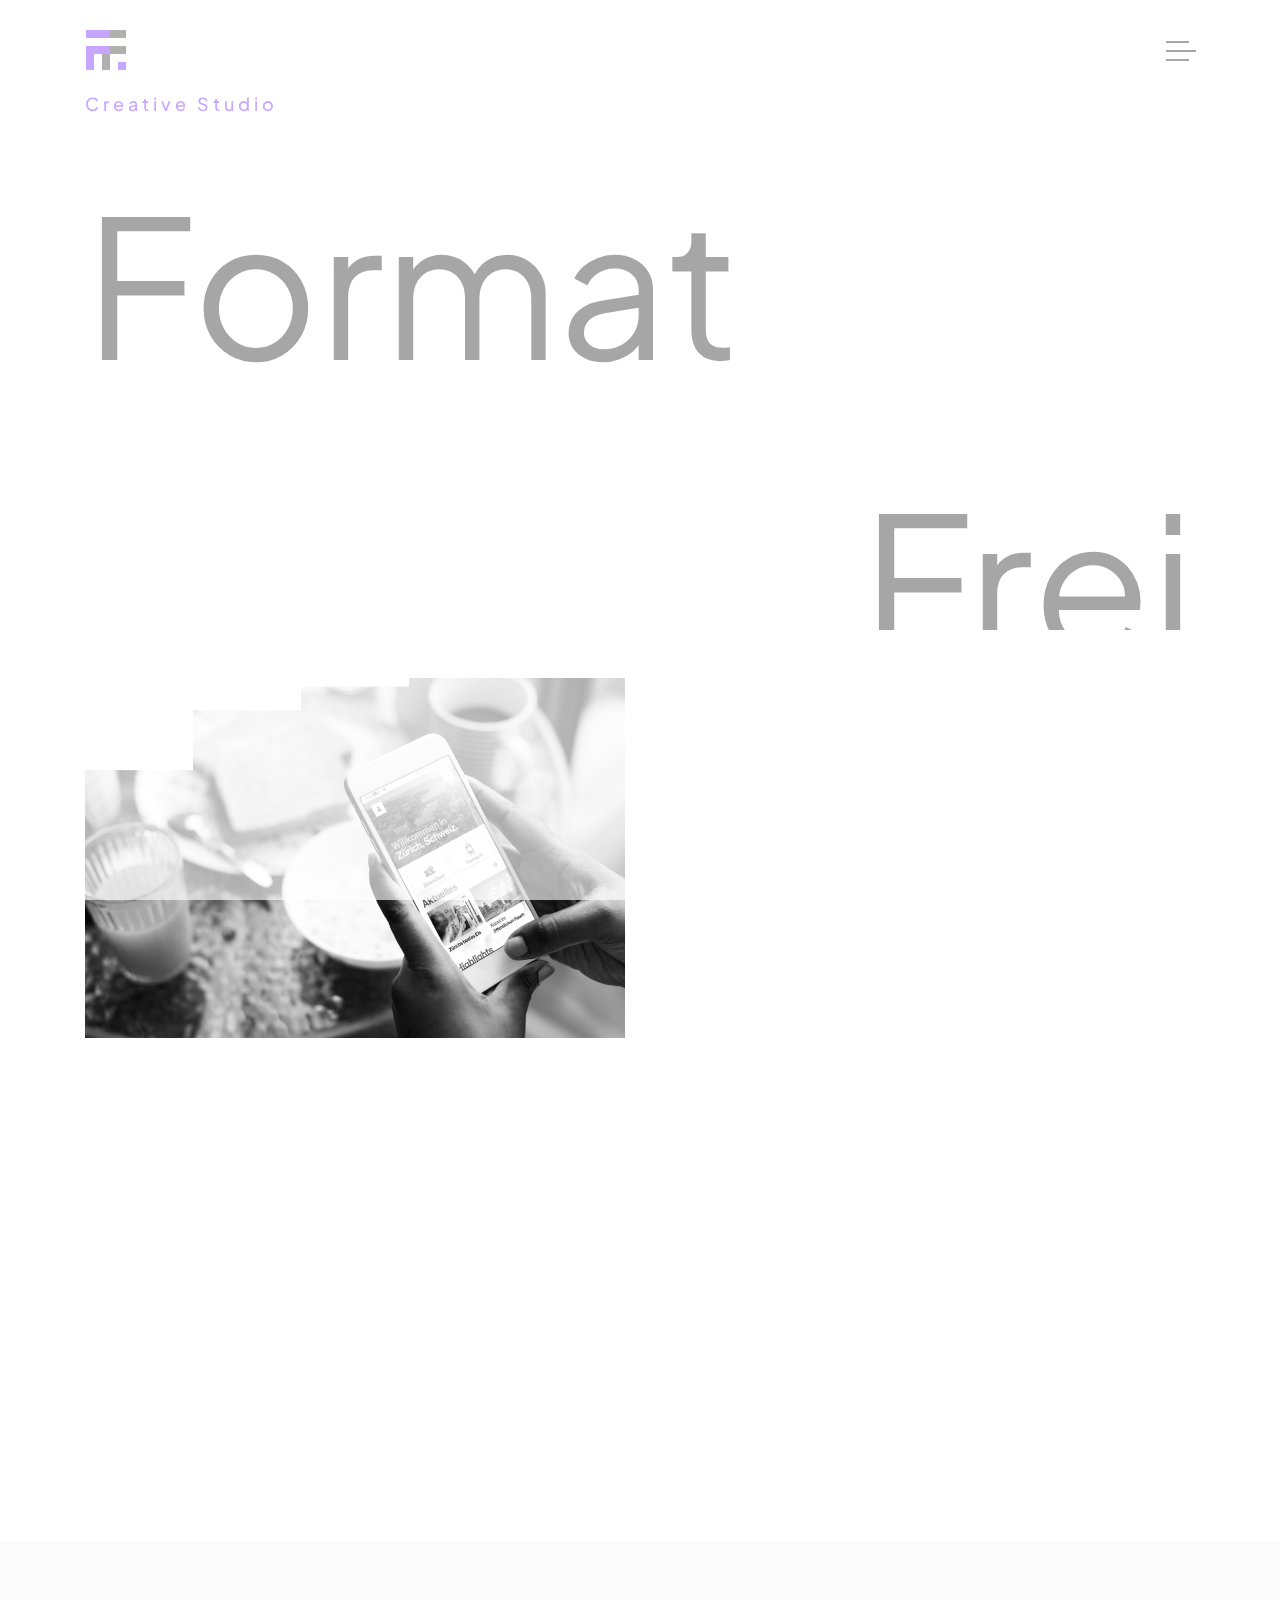
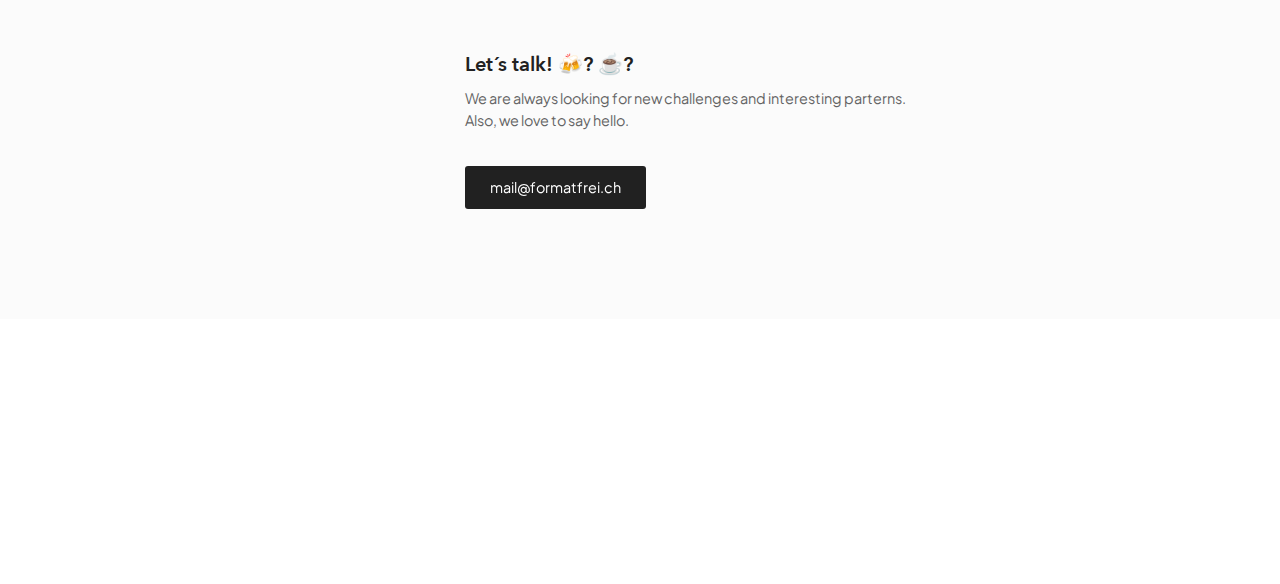
<file: index.html>
﻿<!DOCTYPE html>
<!--[if IE 8]><html class="no-js lt-ie9" lang="en"> <![endif]-->
<!--[if gt IE 8]>
<!--><html class="no-js" lang="en"><!--<![endif]-->
<head>

	<!-- Basic Page Needs
	================================================== -->
	<meta charset="utf-8">
	<title>Formatfrei GmbH</title>

	<!-- Mobile Specific Metas
	================================================== -->
	<meta name="viewport" content="width=device-width, initial-scale=1, maximum-scale=1">
	<meta name="theme-color" content="#212121"/>
    <meta name="msapplication-navbutton-color" content="#212121"/>
    <meta name="apple-mobile-web-app-status-bar-style" content="#212121"/>

	<!-- Web Fonts 
	================================================== -->
	<link href="https://fonts.googleapis.com/css?family=Poppins:100,100i,200,200i,300,300i,400,400i,500,500i,600,600i,700,700i,800,800i,900,900i" rel="stylesheet"/>
	<link href="https://fonts.googleapis.com/css?family=Crimson+Text:400,400i,600,600i,700,700i" rel="stylesheet"/>	
	
	<!-- CSS
	================================================== -->
	<link rel="stylesheet" href="css/bootstrap.min.css"/>
	<link rel="stylesheet" href="css/font-awesome.min.css"/>
	<link rel="stylesheet" href="css/style.css"/>
	<link rel="stylesheet" href="css/colors/color.css"/>
			
	<!-- Favicons
	================================================== -->
	<link rel="icon" type="image/png" href="favicon.png">
	<link rel="apple-touch-icon" href="apple-touch-icon.png">
	<link rel="apple-touch-icon" sizes="72x72" href="apple-touch-icon-72x72.png">
	<link rel="apple-touch-icon" sizes="114x114" href="apple-touch-icon-114x114.png">
	
	
</head>
<body>
	<div class="loader">
		<div class="loader__figure"></div>
	</div>
		
	<div class="main">	
		
	<!-- Nav and Logo
	================================================== -->

		<header class="cd-header">
			
			<div class="container">
				<div class="row">
					<div class="col-md-12 ml-3 mr-md-3">
						<div class="logo-wrap">
							<a href="index.html"><img src="img/FFlogo_1.svg" alt=""></a>
						</div>
						<div class="nav-but-wrap">
							<div class="menu-icon">
								<span class="menu-icon__line menu-icon__line-left"></span>
								<span class="menu-icon__line"></span>
								<span class="menu-icon__line menu-icon__line-right"></span>
							</div>					
						</div>
					</div>
				</div>
			</div>		
				
		</header>

	<div class="nav">
		<div class="nav__content">
			<ul class="nav__list">
				<li class="nav__list-item"><a href="index.html">work</a></li>
				<li class="nav__list-item"><a href="studio.html">about</a></li>
			</ul>
		</div>
	</div>	

	<!-- Primary Page Layout
	================================================== -->

		<div class="section big-70-height over-hide">
		<div class="hero-center-wrap z-bigger">
			<div class="container">
				<div class="row">
					<div class="col-md-12 parallax-fade-top">
						<p>Creative Studio</p>	
						<div class="intro">
							<div class="introtitle top">Format</div>
							<div class="introtitle bottom">Frei</div>
						  </div>
					</div>
				</div>	
			</div>
		</div>
	</div>

	<div class="section">
		<div class="container">
			<div class="row">
				<div class="col-md-6 img-slice-wrap mt-5 pb-5 over-hide">
					<div class="parallax-elements js-tilt" data-tilt-perspective="800" data-tilt-speed="700" data-tilt-max="10"> <!--a + href-->
						<div class="scroll-img" style="background-image: url(img/portfolio/1.jpg);"></div>
						<div class="project-name z-bigger" data-scroll-reveal="enter right move 80px over 0.8s after 0.2s">Zürich Tourismus<span></span></div>
						<div class="project-type z-bigger" data-scroll-reveal="enter right move 80px over 0.8s after 0.6s"><span>UX/UI Design (Coming Soon)</span></div>
					</div>
				</div>	
				<div class="section clearfix"></div>
				<div class="offset-md-3 col-md-6 img-slice-wrap pt-5 pb-5 over-hide">
					<div class="parallax-elements js-tilt" data-tilt-perspective="800" data-tilt-speed="700" data-tilt-max="10"> <!--a + href-->
						<div class="scroll-img" style="background-image: url(img/portfolio/2.jpg);"></div>
						<div class="project-name" data-scroll-reveal="enter right move 80px over 0.8s after 0.2s">Nietzche Museum<span></span></div>
						<div class="project-type z-bigger" data-scroll-reveal="enter right move 80px over 0.8s after 0.6s"><span>UX/UI Design (Coming Soon)</span></div>
					</div>
				</div>
				<div class="section clearfix"></div>
			</div>
		</div>
	</div>

	<div class="section padding-top-bottom-big background-grey">
		<div class="container">
			<div class="row">
				<div class="offset-md-4 col-md-5">
					<div class="contact-info">
						<h5>Let´s talk! 🍻? ☕?</h5>
						<p>We are always looking for new challenges and interesting parterns. Also, we love to say hello.</p>
						<a href="mailto:mail@formatfrei.ch" class="js-tilt" data-tilt-perspective="300" data-tilt-speed="700" data-tilt-max="24"><span>mail@formatfrei.ch</span></a>
					</div>
				</div>
			</div>
		</div>
	</div>

	<div class="section padding-top-big padding-bottom">
		<div class="container">
			<div class="row">

				<div class="col-md-12 footer" data-scroll-reveal="enter bottom move 50px over 0.5s after 0.2s">
					<p>2023 © Design by Formatfrei GmbH.</p>
				</div>
					<div class="col-md-12 footer" data-scroll-reveal="enter bottom move 50px over 0.5s after 0.2s">
					<p><a href="datenschutzerklaerung_formatfrei.pdf">Datenschutzbestimmungen</a>.</p>
				</div>

			
			</div>
		</div>
	</div>

	<div class="social-fixed-left">
		<p>mail@formatfrei.ch</p>
	</div>
	
	<div class="scroll-to-top">Ganz ufe</div>
	
	</div>
	
	<!-- JAVASCRIPT
    ================================================== -->
	<script src="js/jquery.min.js"></script>
	<script src="js/popper.min.js"></script> 
	<script src="js/bootstrap.min.js"></script>
	<script src="js/plugins.js"></script> 
	<script src="js/uncover.js"></script>  
	<script src="js/sliceRevealer.js"></script> 
	<script src="js/custom.js"></script> 
	
<!-- End Document
================================================== -->
</body>
</html>
</file>
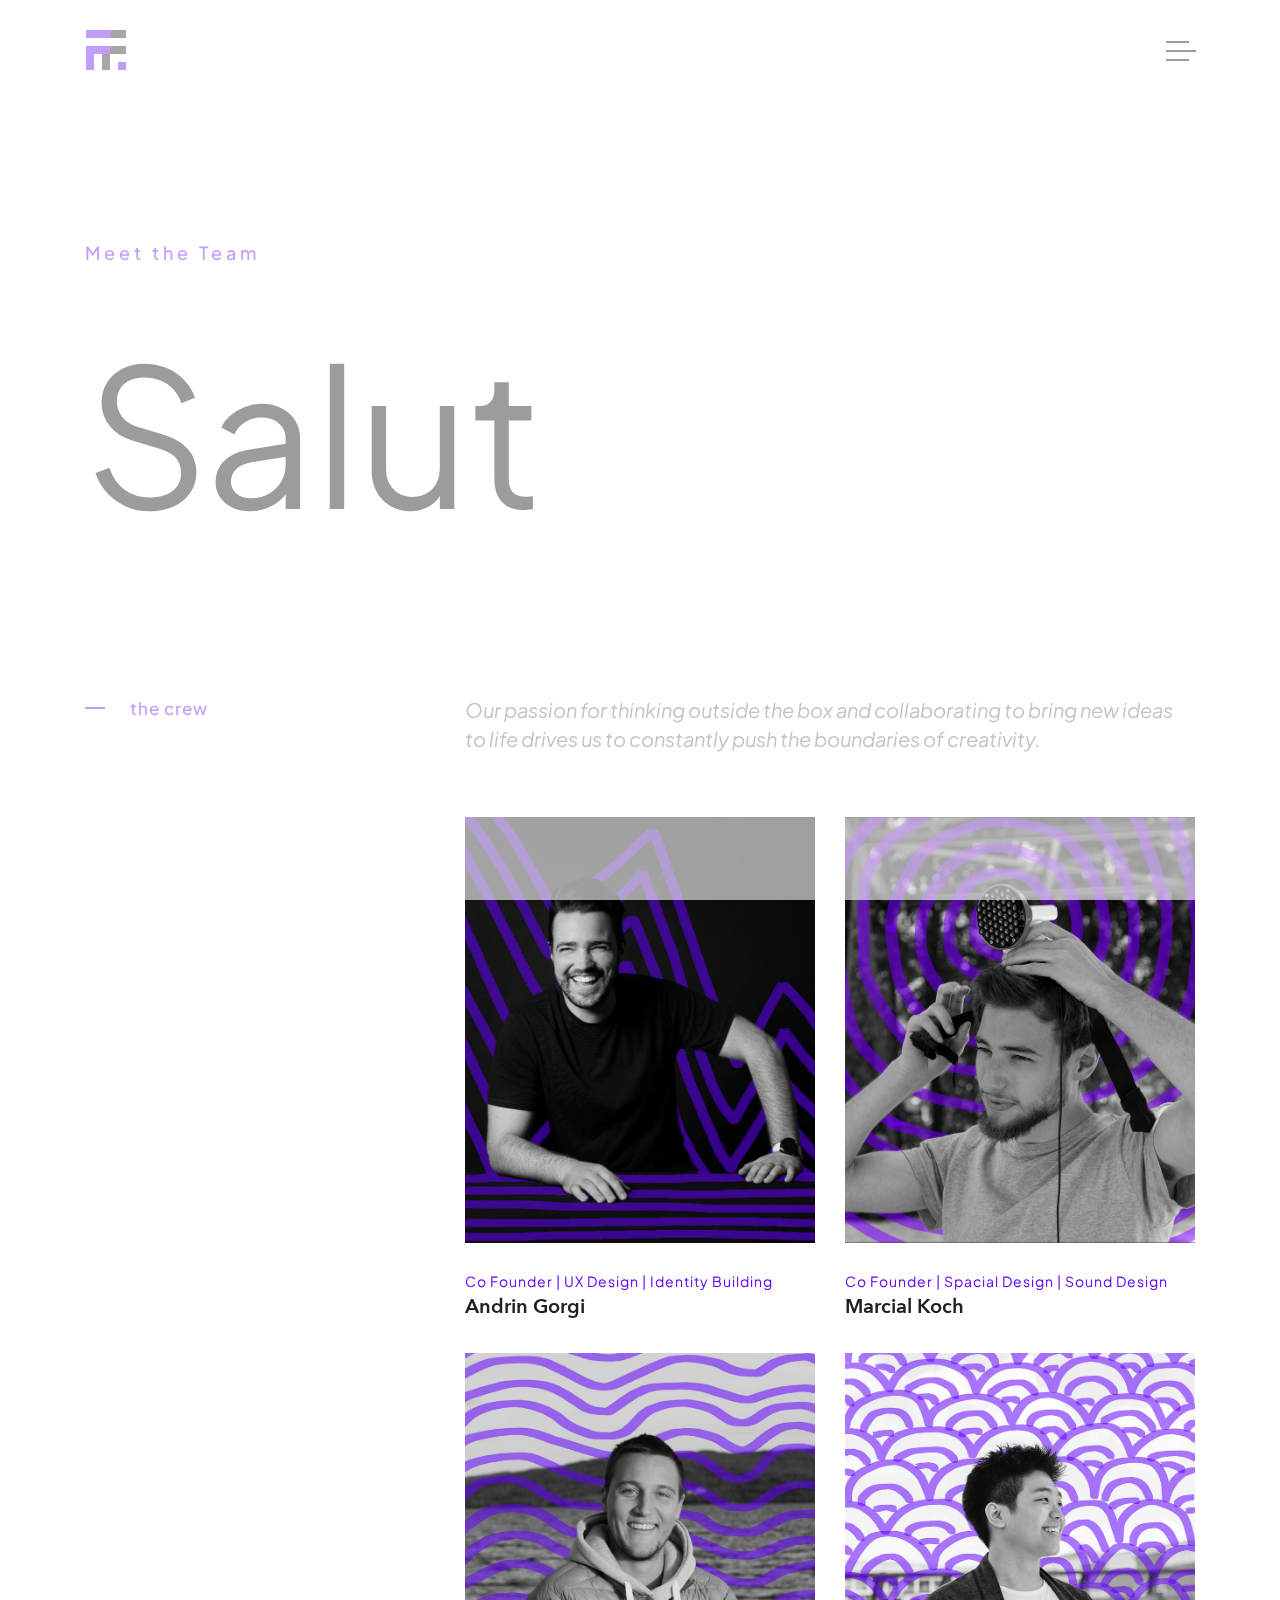
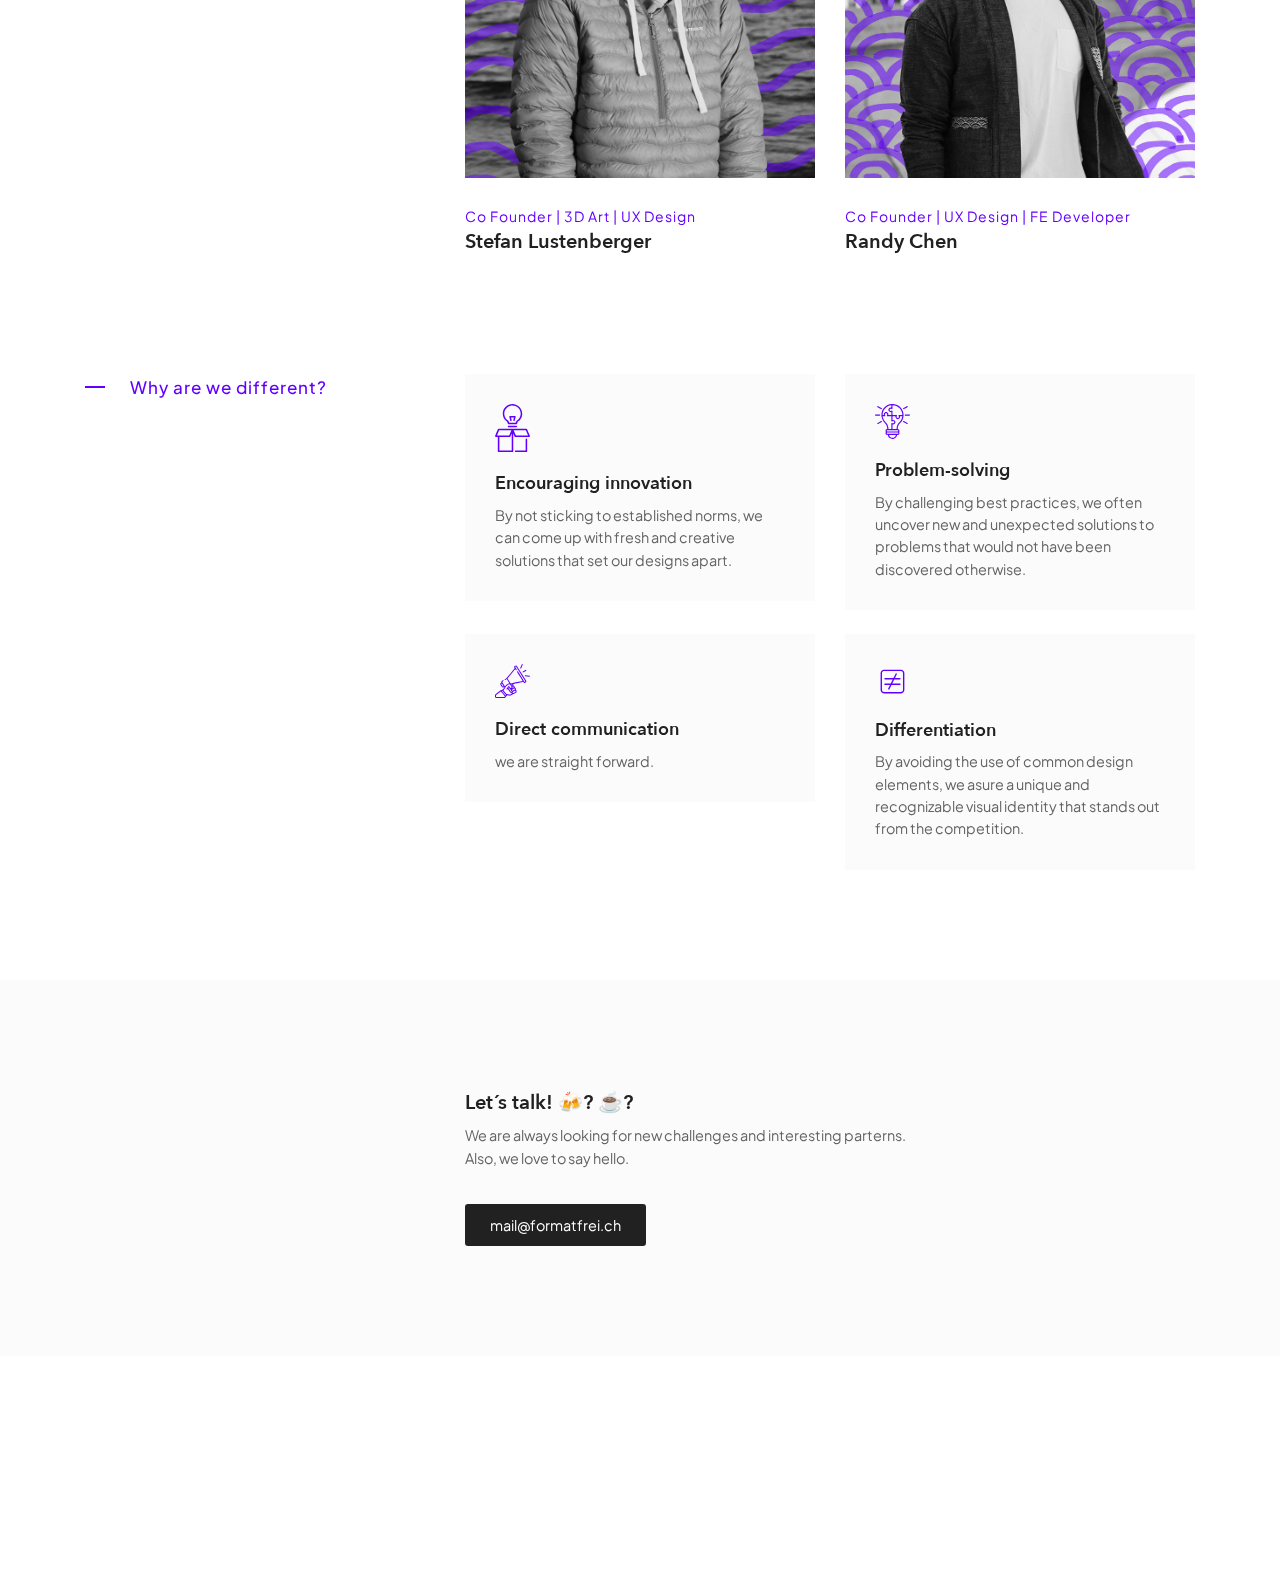
<file: studio.html>
﻿<!DOCTYPE html>
<!--[if IE 8]><html class="no-js lt-ie9" lang="en"> <![endif]-->
<!--[if gt IE 8]>
<!--><html class="no-js" lang="en"><!--<![endif]-->
<head>

	<!-- Basic Page Needs
	================================================== -->
	<meta charset="utf-8">
	<title>Formatfrei GmbH</title>
	<!-- Mobile Specific Metas
	================================================== -->
	<meta name="viewport" content="width=device-width, initial-scale=1, maximum-scale=1">
	<meta name="theme-color" content="#212121"/>
    <meta name="msapplication-navbutton-color" content="#212121"/>
    <meta name="apple-mobile-web-app-status-bar-style" content="#212121"/>

	<!-- Web Fonts 
	================================================== -->
	<link href="https://fonts.googleapis.com/css?family=Poppins:100,100i,200,200i,300,300i,400,400i,500,500i,600,600i,700,700i,800,800i,900,900i" rel="stylesheet"/>
	<link href="https://fonts.googleapis.com/css?family=Crimson+Text:400,400i,600,600i,700,700i" rel="stylesheet"/>	
	
	<!-- CSS
	================================================== -->
	<link rel="stylesheet" href="css/bootstrap.min.css"/>
	<link rel="stylesheet" href="css/font-awesome.min.css"/>
	<link rel="stylesheet" href="css/style.css"/>
	<link rel="stylesheet" href="css/colors/color.css"/>
			
	<!-- Favicons
	================================================== -->
	<link rel="icon" type="image/png" href="favicon.png">
	<link rel="apple-touch-icon" href="apple-touch-icon.png">
	<link rel="apple-touch-icon" sizes="72x72" href="apple-touch-icon-72x72.png">
	<link rel="apple-touch-icon" sizes="114x114" href="apple-touch-icon-114x114.png">
	
	
</head>
<body>	

	<div class="loader">
		<div class="loader__figure"></div>
	</div>
		
	<div class="main">	
		
	<!-- Nav and Logo
	================================================== -->

		<header class="cd-header">
			
			<div class="container">
				<div class="row">
					<div class="col-md-12 ml-3 mr-md-3">
						<div class="logo-wrap">
							<a href="index.html"><img src="img/FFlogo_1.svg" alt=""></a>
						</div>
						<div class="nav-but-wrap">
							<div class="menu-icon">
								<span class="menu-icon__line menu-icon__line-left"></span>
								<span class="menu-icon__line"></span>
								<span class="menu-icon__line menu-icon__line-right"></span>
							</div>					
						</div>
					</div>
				</div>
			</div>		
				
		</header>

	<div class="nav">
		<div class="nav__content">
			<ul class="nav__list">
				<li class="nav__list-item"><a href="index.html">work</a></li>
				<li class="nav__list-item"><a href="studio.html">about</a></li>
			</ul>
		</div>
	</div>	

	<!-- Primary Page Layout
	================================================== -->

	<div class="section big-65-height over-hide">
		<div class="hero-center-wrap z-bigger">
			<div class="container">
				<div class="row">
					<div class="col-md-12 parallax-fade-top">
						<p>Meet the Team</p>	
						<!-- <h2>Salut</h2> -->
						<div class="intro">
							<div class="introtitle top">Salut</div>
						  </div>
					</div>
				</div>	
			</div>
		</div>
	</div>
	<div class="section padding-top-bottom-big">
		<div class="container">
			<div class="row">
				<div class="col-md-4">
					<div class="sec-titile">
						<div class="subtitle">
							the crew
						</div>	
					</div>	
				</div>
				<div class="col-md-8 mt-5 mt-md-0">
					<p class="lead">Our passion for thinking outside the box and collaborating to bring new ideas to life drives us to constantly push the boundaries of creativity.</p>	
				</div>
				<div class="offset-md-4 col-md-8 mt-5">	
					<div class="row">
						<div class="col-lg-6">
							<div class="team-mem t1 js-tilt" data-tilt-perspective="800" data-tilt-speed="700" data-tilt-max="10">
								<img src="img/team1-cover.jpg" alt="" class="cover">
								<img src="img/team1.jpg" alt="">
								<div class="team-mask"></div>
							</div>
							<div class="team-info">
								<p>Co Founder | UX Design | Identity Building</p>
								<h5>Andrin Gorgi</h5>
							</div>		
						</div>
						<div class="col-lg-6 mt-4 mt-lg-0">
							<div class="team-mem t2 js-tilt" data-tilt-perspective="800" data-tilt-speed="700" data-tilt-max="10">
								<img src="img/team2-cover.jpg" alt="" class="cover">
								<img src="img/team2.jpg" alt="">
								<div class="team-mask"></div>
							</div>	
							<div class="team-info">
								<p>Co Founder | Spacial Design | Sound Design</p>
								<h5>Marcial Koch</h5>
							</div>
						</div>
						<div class="col-lg-6 mt-4">
							<div class="team-mem t3 js-tilt" data-tilt-perspective="800" data-tilt-speed="700" data-tilt-max="10">
								<img src="img/team3-cover.jpg" alt="" class="cover">
								<img src="img/team3.jpg" alt="">
								<div class="team-mask"></div>
							</div>	
							<div class="team-info">
								<p>Co Founder | 3D Art | UX Design</p>
								<h5>Stefan Lustenberger</h5>
							</div>
						</div>
						<div class="col-lg-6 mt-4">
							<div class="team-mem t4 js-tilt" data-tilt-perspective="800" data-tilt-speed="700" data-tilt-max="10">
								<img src="img/team4-cover.jpg" alt="" class="cover">
								<img src="img/team4.jpg" alt="">
								<div class="team-mask"></div>
							</div>	
							<div class="team-info">
								<p>Co Founder | UX Design | FE Developer</p>
								<h5>Randy Chen</h5>
							</div>
						</div>
					</div>
				</div>
			</div>
		</div>
	</div>

	<div class="section padding-bottom-big">
		<div class="container">
			<div class="row">
				<div class="col-md-4">
					<div class="sec-titile">
						<div class="subtitle">
							Why are we different?
						</div>	
					</div>	
				</div>
				<div class="col-md-8 mt-5 mt-md-0">	
					<div class="row">
						<div class="col-lg-6">	
							<div class="services background-grey js-tilt" data-tilt-perspective="800" data-tilt-speed="700" data-tilt-max="10">	
								<img src="img/services1.svg" alt="">
								<h6>Encouraging innovation</h6>
								<p>By not sticking to established norms, we can come up with fresh and creative solutions that set our designs apart.</p>
							</div>
						</div>
						<div class="col-lg-6 mt-4 mt-lg-0">	
							<div class="services background-grey js-tilt" data-tilt-perspective="800" data-tilt-speed="700" data-tilt-max="10">	
								<img src="img/services2.svg" alt="">
								<h6>Problem-solving</h6>
								<p>By challenging best practices, we often uncover new and unexpected solutions to problems that would not have been discovered otherwise.</p>
							</div>
						</div>
						<div class="col-lg-6 mt-4">	
							<div class="services background-grey js-tilt" data-tilt-perspective="800" data-tilt-speed="700" data-tilt-max="10">	
								<img src="img/services3.svg" alt="">
								<h6>Direct communication</h6>
								<p>we are straight forward.</p>
							</div>
						</div>
						<div class="col-lg-6 mt-4">	
							<div class="services background-grey js-tilt" data-tilt-perspective="800" data-tilt-speed="700" data-tilt-max="10">	
								<img src="img/services4.svg" alt="">
								<h6>Differentiation</h6>
								<p>By avoiding the use of common design elements, we asure a unique and recognizable visual identity that stands out from the competition.</p>
							</div>
						</div>
					</div>
				</div>
			</div>
		</div>
	</div>

	
	<div class="section padding-top-bottom-big background-grey">
		<div class="container">
			<div class="row">
				<div class="offset-md-4 col-md-5">
					<div class="contact-info">
						<h5>Let´s talk! 🍻? ☕?</h5>
						<p>We are always looking for new challenges and interesting parterns. Also, we love to say hello.</p>
						<a href="mailto:mail@formatfrei.ch" class="js-tilt" data-tilt-perspective="300" data-tilt-speed="700" data-tilt-max="24"><span>mail@formatfrei.ch</span></a>
					</div>
				</div>
			</div>
		</div>
	</div>

	<div class="section padding-top-big padding-bottom">
		<div class="container">
			<div class="row">
				<div class="col-md-12 footer" data-scroll-reveal="enter bottom move 50px over 0.5s after 0.2s">
					<p>2023 © Design by <a href="#">Formatfrei GmbH</a>.</p>
				</div>
			</div>
		</div>
	</div>

	<div class="social-fixed-left">
		<p>mail@formatfrei.ch</p>
	</div>
	
	<div class="scroll-to-top">Ganz ufe</div>
	
	</div>
	
	<!-- JAVASCRIPT
    ================================================== -->
	<script src="js/jquery.min.js"></script>
	<script src="js/popper.min.js"></script> 
	<script src="js/bootstrap.min.js"></script>
	<script src="js/plugins.js"></script> 
	<script src="js/custom.js"></script> 
	
<!-- End Document
================================================== -->
</body>
</html>
</file>
<file: css/style.css>
@import url('https://fonts.googleapis.com/css2?family=Antonio:wght@100;200;300;400;500;600;700&family=Caveat:wght@400;500;600;700&family=Josefin+Slab:wght@100;200;300;400;500;600;700&family=Jura:wght@300;400&family=Plus+Jakarta+Sans:ital,wght@0,200;0,300;0,400;0,500;0,600;0,700;0,800;1,200;1,300;1,400;1,500;1,600;1,700;1,800&family=Roboto+Mono:ital,wght@0,100;0,200;0,300;0,400;0,500;0,600;0,700;1,100;1,200;1,300;1,400;1,500;1,600;1,700&display=swap');
/* #Primary
================================================== */

html {
	scroll-behavior: smooth;
}
body{
	font-family: 'Plus Jakarta Sans', sans-serif;
	font-weight: 400;
	font-size: 0.9rem;
	letter-spacing: 1;
	line-height: 1.55;
	color: #646464;
	overflow-x: hidden;
}
h1, h2, h3, h4, h5, h6,
.h1, .h2, .h3, .h4, .h5, .h6{
    font-family: 'Plus Jakarta Sans', sans-serif;
	margin-bottom: 0.6rem;
	line-height: 1.25;
	color: #212121;
}
h1, .h1 {
	font-size: 2.8rem;
}
h2, .h2 {
	font-size: 2.3rem;
}
h3, .h3 {
	font-size: 2rem;
}
h4, .h4 {
    font-family: 'AvenirNextDemiBold';
	font-size: 1.7rem;
}
h5, .h5 {
	font-size: 1.25rem;
	font-weight:500;
}
h6, .h6 {
	font-size: 1.1rem;
}
::selection {
	color: #fff;
}
::-moz-selection {
	color: #fff;
}
mark{
	color:#fff;
}
.lead {
	font-size: 1.25rem;
	font-weight: 400;
	line-height: 1.45;
	font-style: italic;
}

/* #Preload
================================================== */

.loader {
  position: fixed;
  top: 0;
  left: 0;
  width: 100%;
  height: 100%;
  background-color: #fff;
  z-index: 9999;
}
.loader__figure {
  position: absolute;
  top: 50%;
  left: 50%;
  -webkit-transform: translate(-50%, -50%);
  -moz-transform: translate(-50%, -50%);
  -ms-transform: translate(-50%, -50%);
  -o-transform: translate(-50%, -50%);
  transform: translate(-50%, -50%);
}
.loader__figure {
  height: 0;
  width: 0;
  box-sizing: border-box;
  border-radius: 50%;
  -webkit-animation: loader-figure 1.15s infinite cubic-bezier(0.215, 0.61, 0.355, 1);
  -moz-animation: loader-figure 1.15s infinite cubic-bezier(0.215, 0.61, 0.355, 1);
  animation: loader-figure 1.15s infinite cubic-bezier(0.215, 0.61, 0.355, 1);
}
@-webkit-keyframes loader-figure {
  0% {
    height: 0;
    width: 0;
    background-color: #6200ff;
  }
  29% {
    background-color: #6200ff;
  }
  30% {
    height: 2em;
    width: 2em;
    background-color: transparent;
    border-width: 1em;
    opacity: 1;
  }
  100% {
    height: 2em;
    width: 2em;
    border-width: 0;
    opacity: 0;
    background-color: transparent;
  }
}
@-moz-keyframes loader-figure {
  0% {
    height: 0;
    width: 0;
    background-color: #6200ff;
  }
  29% {
    background-color: #6200ff;
  }
  30% {
    height: 2em;
    width: 2em;
    background-color: transparent;
    border-width: 1em;
    opacity: 1;
  }
  100% {
    height: 2em;
    width: 2em;
    border-width: 0;
    opacity: 0;
    background-color: transparent;
  }
}
@keyframes loader-figure {
  0% {
    height: 0;
    width: 0;
    background-color: #6200ff;
  }
  29% {
    background-color: #6200ff;
  }
  30% {
    height: 2em;
    width: 2em;
    background-color: transparent;
    border-width: 1em;
    opacity: 1;
  }
  100% {
    height: 2em;
    width: 2em;
    border-width: 0;
    opacity: 0;
    background-color: transparent;
  }
}

/*/////////////////////////////////////////////////////////*/

.intro {
	display: flex;
	flex-direction: column;
	justify-content: space-between;
	overflow-x: hidden;
	overflow-x: hidden;
	color: #000;
	line-height: unset;
}

.introtitle {
	display: flex;
}

.introtitle.top {
	justify-content: flex-start;
}

.introtitle.bottom {
	justify-content: flex-end;
}

@media (max-width: 374px) {

	.introtitle.top,
	.introtitle.bottom {
		font-size: 5rem;
		/* height: 5rem; */
	}
}

@media (min-width: 374px) and (max-width: 480px) {

	.introtitle.top,
	.introtitle.bottom {
		font-size: 5rem;
		/* height: 5rem; */
	}
}

@media (min-width: 480px) and (max-width: 600px) {

	.introtitle.top,
	.introtitle.bottom {
		font-size: 5rem;
		/* height: 5rem; */
	}
}

@media (min-width: 600px) and (max-width: 768px) {

	.introtitle.top,
	.introtitle.bottom {
		font-size: 6rem;
		/* height: 6rem; */
	}
}

@media (min-width: 768px) and (max-width: 992px) {

	.introtitle.top,
	.introtitle.bottom {
		font-size: 8rem;
		/* height: 8rem; */
	}
}

@media (min-width: 992px) and (max-width: 1200px) {

	.introtitle.top,
	.introtitle.bottom {
		font-size: 10rem;
		/* height: 10rem; */
	}
}

@media (min-width: 1200px) {

	.introtitle.top,
	.introtitle.bottom {
		font-size: 12rem;
		/* height: 12rem; */
	}
}

/* #Background Animated Lines
================================================== */

.decolines {
	position: absolute;
	width: 100%;
	height: 100%;
	top: 0;
	left: 0;
	pointer-events: none;
}
.decolines--fixed {
	position: fixed;
	width: 100vw;
	max-width: 1110px;
	height: 100vh;
	left: 50%;
	-webkit-transform: translateX(-50%);
	-moz-transform: translateX(-50%);
	-ms-transform: translateX(-50%);
	-o-transform: translateX(-50%);
	transform: translateX(-50%);
}
.decoline {
	position: absolute;
}

/* #Navigation
================================================== */

.header{
    position: fixed;
	width:100%;
	top:0;
	left:0;
	z-index:100;
} 
.logo-wrap {
	position: absolute;
	display:block;
	left:0;
	top:30px;
	z-index:100;
}
.logo-wrap img{
	height:40px;
	width:auto;
	display:block;
}
.cd-header {
	position: absolute;
	top: 0;
	left: 0;
	background: rgba(255, 255, 255, 1);
	width: 100%;
	z-index: 2002;
	box-shadow: 0 1px 2px rgba(0, 0, 0, 0.1);
	height: 100px;
	background: transparent;
	box-shadow: none;
	-webkit-transition: all 300ms linear;
	-moz-transition: all 300ms linear;
	-o-transition: all 300ms linear;
	-ms-transition: all 300ms linear;
	transition: all 300ms linear; 
	-webkit-transform: translate3d(0, 0, 0);
	-moz-transform: translate3d(0, 0, 0);
	-ms-transform: translate3d(0, 0, 0);
	-o-transform: translate3d(0, 0, 0);
	transform: translate3d(0, 0, 0);
	-webkit-backface-visibility: hidden;
	backface-visibility: hidden;
}
.cd-header.is-fixed {
	position: fixed;
	top: -100px;
	background-color: rgba(255, 255, 255, 0.96);
	-webkit-transition: -webkit-transform 0.3s;
	-moz-transition: -moz-transform 0.3s;
	transition: transform 0.3s;
}
.cd-header.is-visible {
	-webkit-transform: translate3d(0, 100%, 0);
	-moz-transform: translate3d(0, 100%, 0);
	-ms-transform: translate3d(0, 100%, 0);
	-o-transform: translate3d(0, 100%, 0);
	transform: translate3d(0, 100%, 0);
}
.cd-header.menu-is-open {
	background-color: rgba(255, 255, 255, 0);
}


.nav-but-wrap{ 
	position: relative;
	display: inline-block;
	float: right;
	padding-left: 15px;
	padding-right: 15px;
	padding-top: 15px;
	margin-top: 26px;
	-webkit-transition : all 0.3s ease-out;
	-moz-transition : all 0.3s ease-out;
	-o-transition :all 0.3s ease-out;
	transition : all 0.3s ease-out;
}
.menu-icon {
	height: 30px;
	width: 30px;
	position: relative;
	z-index: 2;
	cursor: pointer;
}
.menu-icon__line {
	height: 2px;
	width: 30px;
	display: block;
	background-color: #000;
	margin-bottom: 7px;
	-webkit-transition: background-color .5s ease, -webkit-transform .2s ease;
	transition: background-color .5s ease, -webkit-transform .2s ease;
	transition: transform .2s ease, background-color .5s ease;
	transition: transform .2s ease, background-color .5s ease, -webkit-transform .2s ease;
}
.menu-icon__line-left {
	width: 22.5px;
	-webkit-transition: all 200ms linear;
	-moz-transition: all 200ms linear;
	-o-transition: all 200ms linear;
	-ms-transition: all 200ms linear;
	transition: all 200ms linear;
}
.menu-icon__line-right {
	width: 22.5px;
	float: left;
	-webkit-transition: all 200ms linear;
	-moz-transition: all 200ms linear;
	-o-transition: all 200ms linear;
	-ms-transition: all 200ms linear;
	transition: all 200ms linear;
}
.menu-icon:hover .menu-icon__line-left,
.menu-icon:hover .menu-icon__line-right {
	width: 30px;
}

.nav {
	position: fixed;
	z-index: 98;
}
.nav:before, .nav:after {
	content: "";
	position: fixed;
	width: 100vw;
	height: 100vh;
	background: rgba(0, 0, 0, 0.1);
	z-index: -1;
	-webkit-transition: -webkit-transform cubic-bezier(0.77, 0, 0.175, 1) 0.8s;
	transition: -webkit-transform cubic-bezier(0.77, 0, 0.175, 1) 0.8s;
	transition: transform cubic-bezier(0.77, 0, 0.175, 1) 0.8s;
	transition: transform cubic-bezier(0.77, 0, 0.175, 1) 0.8s, -webkit-transform cubic-bezier(0.77, 0, 0.175, 1) 0.8s;
	-webkit-transform: translateX(0%) translateY(-100%);
          transform: translateX(0%) translateY(-100%);
}
.nav:after {
	background: #fff;
	-webkit-transition-delay: 0s;
          transition-delay: 0s;
}
.nav:before {
	-webkit-transition-delay: .1s;
          transition-delay: .1s;
}
.nav__content {
	position: fixed;
	visibility: hidden;
	overflow: hidden; 
	top: 50%;
	margin-top: 40px;
	-webkit-transform: translate(0%, -50%);
          transform: translate(0%, -50%);
	width: 100%;
	text-align: center;
}
.nav__list {
	padding: 0;
	margin: 0;
}
.nav__list-item {
	position: relative;
	display: block;
	-webkit-transition-delay: 0.8s;
          transition-delay: 0.8s;
	opacity: 0;
	text-align: center;
	color: #000;
	overflow: hidden; 
    font-family: 'AvenirNextRegular';
	font-size: 5vh;
	line-height: 1.15;
	letter-spacing: 3px;
	-webkit-transform: translate(0%, 100%);
          transform: translate(0%, 100%);
	-webkit-transition: opacity .2s ease, -webkit-transform .3s ease;
	transition: opacity .2s ease, -webkit-transform .3s ease;
	transition: opacity .2s ease, transform .3s ease;
	transition: opacity .2s ease, transform .3s ease, -webkit-transform .3s ease;
	margin-top: 0;
	margin-bottom: 0;
}
.nav__list-item a{ 
	position: relative;
	font-family: 'Plus Jakarta Sans', sans-serif;
	text-decoration: none;
	color: #000;
	overflow: hidden; 
	cursor: pointer;
	padding-left: 5px;
	padding-right: 5px;
	display: inline-block;
    -webkit-transition: all 200ms linear;
    -moz-transition: all 200ms linear;
    -o-transition: all 200ms linear;
    -ms-transition: all 200ms linear;
    transition: all 200ms linear; 
}
.nav__list-item.active-nav a{
}
body.nav-active .nav__content {
	visibility: visible;
}
body.nav-active .cd-header.is-fixed {
	-webkit-transform: translate3d(0, 100%, 0);
	-moz-transform: translate3d(0, 100%, 0);
	-ms-transform: translate3d(0, 100%, 0);
	-o-transform: translate3d(0, 100%, 0);
	transform: translate3d(0, 100%, 0);
}
body.nav-active .cd-header.is-visible {
}
body.nav-active .menu-icon__line {
	background-color: #000;
	-webkit-transform: translate(0px, 0px) rotate(-45deg);
          transform: translate(0px, 0px) rotate(-45deg);
}
body.nav-active .menu-icon__line-left {
	width: 15px;
	-webkit-transform: translate(2px, 4px) rotate(45deg);
          transform: translate(2px, 4px) rotate(45deg);
}
body.nav-active .menu-icon__line-right {
	width: 15px;
	float: right;
	-webkit-transform: translate(-3px, -3.5px) rotate(45deg);
          transform: translate(-3px, -3.5px) rotate(45deg);
}
body.nav-active .menu-icon:hover .menu-icon__line-left,
body.nav-active .menu-icon:hover .menu-icon__line-right {
	width: 15px;
}
body.nav-active .nav {
	visibility: visible;
}
body.nav-active .nav:before, body.nav-active .nav:after {
	-webkit-transform: translateX(0%) translateY(0%);
          transform: translateX(0%) translateY(0%);
}
body.nav-active .nav:after {
	-webkit-transition-delay: .1s;
          transition-delay: .1s;
}
body.nav-active .nav:before {
	-webkit-transition-delay: 0s;
          transition-delay: 0s;
}
body.nav-active .nav__list-item {
	opacity: 1;
	-webkit-transform: translateX(0%);
          transform: translateX(0%);
	-webkit-transition: opacity .3s ease, color .3s ease, -webkit-transform .3s ease;
	transition: opacity .3s ease, color .3s ease, -webkit-transform .3s ease;
	transition: opacity .3s ease, transform .3s ease, color .3s ease;
	transition: opacity .3s ease, transform .3s ease, color .3s ease, -webkit-transform .3s ease;
}
body.nav-active .nav__list-item:nth-child(0) {
	-webkit-transition-delay: 0.4s;
          transition-delay: 0.4s;
}
body.nav-active .nav__list-item:nth-child(1) {
	-webkit-transition-delay: 0.5s;
          transition-delay: 0.5s;
}
body.nav-active .nav__list-item:nth-child(2) {
	-webkit-transition-delay: 0.6s;
          transition-delay: 0.6s;
}
body.nav-active .nav__list-item:nth-child(3) {
	-webkit-transition-delay: 0.7s;
          transition-delay: 0.7s;
}
body.nav-active .nav__list-item:nth-child(4) {
	-webkit-transition-delay: 0.8s;
          transition-delay: 0.8s;
}
body.nav-active .nav__list-item:nth-child(5) {
	-webkit-transition-delay: 0.9s;
          transition-delay: 0.9s;
}
body.nav-active .nav__list-item:nth-child(6) {
	-webkit-transition-delay: 1s;
          transition-delay: 1s;
}
body.nav-active .nav__list-item:nth-child(7) {
	-webkit-transition-delay: 1.1s;
          transition-delay: 1.1s;
}
body.nav-active .nav__list-item:nth-child(8) {
	-webkit-transition-delay: 1.2s;
          transition-delay: 1.2s;
}
body.nav-active .nav__list-item:nth-child(9) {
	-webkit-transition-delay: 1.3s;
          transition-delay: 1.3s;
}
body.nav-active .nav__list-item:nth-child(10) {
	-webkit-transition-delay: 1.4s;
          transition-delay: 1.4s;
}
.nav__list .sub-links{ 
	position: relative;
	padding: 0;
	margin: 0;
	margin-bottom: 20px;
    -webkit-transition: all 200ms linear;
    -moz-transition: all 200ms linear;
    -o-transition: all 200ms linear;
    -ms-transition: all 200ms linear;
    transition: all 200ms linear; 
}
.nav__list .sub-links li{ 
	padding: 0;
	margin: 0;
	margin-top: 5px;
	margin-bottom: 5px;
	display: block;
}
.nav__list .sub-links li:first-child{ 
	margin-top: 0;
}
.nav__list .sub-links li a{ 
	color: #000;
	overflow: hidden; 
	font-family: 'Poppins', sans-serif;
	font-weight:400;
	font-size: 15px;
	line-height: 22px;
	letter-spacing: 3px;
	padding: 0;
	margin: 0;
	display: block;
}

/* #Scroll to top button
================================================== */

.scroll-to-top {
	position: fixed;
	cursor: pointer;
	bottom: 30px;
	right: 30px;
	display: none;
	z-index: 95;
	-webkit-writing-mode: vertical-lr;
	writing-mode: vertical-lr;
	text-align: right;
    font-family: 'AvenirNextDemiBold';
	font-size: 14px;
	letter-spacing: 1px;
	color: #000;
    -webkit-transition: all 300ms linear;
    -moz-transition: all 300ms linear;
    -o-transition: all 300ms linear;
    -ms-transition: all 300ms linear;
    transition: all 300ms linear; 
}
.scroll-to-top:before {
	content: '';
	position: absolute;
	width: 100%;
	top: -30px;
	opacity: 0;
	left: 0;
	height: 40px;
	background-position: center center;
	background-repeat: no-repeat;
	background-size: 25px 25px;
	background-image: url('../img/arrow-up.svg');
    -webkit-transition: all 300ms linear;
    -moz-transition: all 300ms linear;
    -o-transition: all 300ms linear;
    -ms-transition: all 300ms linear;
    transition: all 300ms linear; 
}
.scroll-to-top:hover:before {
	top: -40px;
	opacity: 1;
}

/* #Social fixed
================================================== */

.social-fixed-left,
.social-fixed-left-no-change {
	position: fixed;
	bottom: 30px;
	left: 30px;
	display: none;
	z-index: 94;
	-webkit-writing-mode: vertical-lr;
	writing-mode: vertical-lr;
}
.social-fixed-left-no-change {
	display: block;
}
.social-fixed-left a,
.social-fixed-left-no-change a{
	position: relative;
	text-align: center;
	margin-top: 10px;
	margin-bottom: 10px;
    font-family: 'AvenirNextDemiBold';
	font-size: 14px;
	letter-spacing: 1px;
	color: #999;
	display: inline-block;
    -webkit-transition: all 300ms linear;
    -moz-transition: all 300ms linear;
    -o-transition: all 300ms linear;
    -ms-transition: all 300ms linear;
    transition: all 300ms linear; 
}
.social-fixed-left a:after,
.social-fixed-left a:before,
.social-fixed-left-no-change a:after,
.social-fixed-left-no-change a:before{
	position: absolute;
	content: '';
	border-radius: 50%;
	width: 3px;
	height: 3px;
	left: -1px;
    -webkit-transition: all 300ms linear;
    -moz-transition: all 300ms linear;
    -o-transition: all 300ms linear;
    -ms-transition: all 300ms linear;
    transition: all 300ms linear; 
}
.social-fixed-left a:after,
.social-fixed-left-no-change a:after{
	top: 50%;
	margin-top: -5px;
}
.social-fixed-left a:before,
.social-fixed-left-no-change a:before{
	top: 50%;
	margin-top: 2px;
}
.social-fixed-left a:hover:after,
.social-fixed-left-no-change a:hover:after{
	top: 0;
	margin-top: 0;
	height: 50%;
	border-radius: 0;
	width: 2px;
}
.social-fixed-left a:hover:before,
.social-fixed-left-no-change a:hover:before{
	top: 50%;
	margin-top: 0;
	height: 50%;
	border-radius: 0;
	width: 2px;
}
.social-fixed-left a:hover,
.social-fixed-left-no-change a:hover{
	color: #000;
	text-decoration: none;
}



/* #Primary style
================================================== */

.section {
    position: relative;
	width: 100%;
	display: block;
}
.relative {
    position: relative;
}
.over-hide{
	overflow: hidden;
}
.full-height {
	height: 100vh;
}
.half-height {
	height: 50vh;
}
.big-55-height {
	height: 55vh;
}
.big-60-height {
	height: 60vh;
}
.big-65-height {
	height: 65vh;
}
.big-70-height {
	height: 70vh;
}
.big-75-height {
	height: 75vh;
}
.big-80-height {
	height: 80vh;
}
.max-width-80 {
	max-width: 80%;
}
.background-white {
	background-color: #ffffff;
}
.background-grey {
	background-color: #fbfbfb;
}
.background-grey-1 {
	background-color: #f9f9f9;
}
.background-dark {
	background-color: #212121;
}
.background-dark-1 {
	background-color: #323232;
}
.background-dark-2 {
	background-color: #1b1b1b;
}
.background-black {
	background-color: #000000;
}
.img-wrap  {
	position:relative;
	width:100%;
}
.img-wrap img {
	width:100%;
	display:block;
}
.z-bigger  {
	z-index:10;
}
.padding-top-bottom {
	padding-top: 80px;
	padding-bottom: 80px;
}
.padding-top {
	padding-top: 80px;
}
.padding-bottom {
	padding-bottom: 80px;
}
.padding-top-bottom-big {
	padding-top: 110px;
	padding-bottom: 110px;
}
.padding-top-big {
	padding-top: 110px;
}
.padding-bottom-big {
	padding-bottom: 110px;
}
.padding-top-bottom-small {
	padding-top: 50px;
	padding-bottom: 50px;
}
.padding-top-small {
	padding-top: 50px;
}
.padding-bottom-small {
	padding-bottom: 50px;
}
.hero-center-wrap{
	position: absolute;
	width: 100%;
	top: 380px;
	left: 0;
	margin-top: 30px;
	z-index:2;
	-webkit-transform: translateY(-50%);
	-moz-transform: translateY(-50%);
	-ms-transform: translateY(-50%);
	-o-transform: translateY(-50%);
	transform: translateY(-50%);
}

@media (max-width: 375px) {
	.hero-center-wrap{
		top: 265px;
	}
}

.hero-center-wrap.down-wrap{
	top: auto;
	margin-top: 0;
	bottom: 50px;
	-webkit-transform: translateY(0);
	-moz-transform: translateY(0);
	-ms-transform: translateY(0);
	-o-transform: translateY(0);
	transform: translateY(0);
}
.hero-center-wrap h1{
	font-size: 4.5vw;
	line-height: 0.9;
	letter-spacing: 2px;
	text-align: left;
}
.hero-center-wrap h2{
	font-size: 3.5vw;
	line-height: 1;
	letter-spacing: 2px;
	text-align: left;
}
.hero-center-wrap.big h1{
	font-size: 5vw;
	line-height: 1;
}
.hero-center-wrap p{
	font-size: 18px;
	letter-spacing: 4px;
	text-align: left;
	font-weight: 500;
}
.span-down{
    position: absolute;
	bottom: 0;
	right: 5px;
	cursor: pointer;
	width: 30px;
    vertical-align: middle;
    border-radius: 1px;
}
.typing_loader{
    width: 6px;
    height: 6px;
    border-radius: 50%;
    -webkit-animation: typing 1s linear infinite alternate;
       -moz-animation: typing 1s linear infinite alternate;
            animation: typing 1s linear infinite alternate;
    margin: 46px auto; /* Not necessary- its only for layouting*/  
    position: relative;
	transform: rotate(90deg);
}
@-webkit-keyframes typing{
   0%{
        background-color: rgba(0,0,0, 1);
        box-shadow: 12px 0px 0px 0px rgba(0,0,0,0.2), 
                    24px 0px 0px 0px rgba(0,0,0,0.2);
      }
    25%{ 
        background-color: rgba(0,0,0, 0.4);
        box-shadow: 12px 0px 0px 0px rgba(0,0,0,0.2), 
                    24px 0px 0px 0px rgba(0,0,0,0.2);
    }
    75%{ background-color: rgba(0,0,0, 0.4);
        box-shadow: 12px 0px 0px 0px rgba(0,0,0,0.2), 
                    24px 0px 0px 0px rgba(0,0,0,1);
      }
}
@-moz-keyframes typing{
   0%{
        background-color: rgba(0,0,0, 1);
        box-shadow: 12px 0px 0px 0px rgba(0,0,0,0.2), 
                    24px 0px 0px 0px rgba(0,0,0,0.2);
      }
    25%{ 
        background-color: rgba(0,0,0, 0.4);
        box-shadow: 12px 0px 0px 0px rgba(0,0,0,0.2), 
                    24px 0px 0px 0px rgba(0,0,0,0.2);
    }
    75%{ background-color: rgba(0,0,0, 0.4);
        box-shadow: 12px 0px 0px 0px rgba(0,0,0,0.2), 
                    24px 0px 0px 0px rgba(0,0,0,1);
      }
}
@keyframes typing{
   0%{
        background-color: rgba(0,0,0, 1);
        box-shadow: 12px 0px 0px 0px rgba(0,0,0,0.2), 
                    24px 0px 0px 0px rgba(0,0,0,0.2);
      }
    25%{ 
        background-color: rgba(0,0,0, 0.4);
        box-shadow: 12px 0px 0px 0px rgba(0,0,0,0.2), 
                    24px 0px 0px 0px rgba(0,0,0,0.2);
    }
    75%{ background-color: rgba(0,0,0, 0.4);
        box-shadow: 12px 0px 0px 0px rgba(0,0,0,0.2), 
                    24px 0px 0px 0px rgba(0,0,0,1);
      }
}


/* #Work Slice Reveal
================================================== */

.scroll-img {
	width: 800px;
	max-width: 100%;
	min-width: 250px;
	height: 40vh;
	min-height: 250px;
	background-size: cover;
	overflow: hidden;
}
.uncover__img {
	width: 100%;
	height: 100%;
	background-size: cover;
	background-position: 50% 50%;
}
.uncover__slices {
	width: 100%;
	height: 100%;
	position: absolute;
	top: 0;
	left: 0;
	display: flex;
}
.uncover__slices--vertical {
	flex-direction: row;
}
.uncover__slices--horizontal {
	flex-direction: column;
}
.uncover__slices--horizontal-double {
	display: grid;
	grid-template-columns: 50% 50%;
}
.uncover__slices--vertical-double {
	display: grid;
	grid-template-rows: 50% 50%;
}
.uncover__slice {
	color: #fff;
	background-color: currentColor;
	flex: 1;
}

.project-name{
	bottom: -30px;
	padding-top: 20px;
	width: 100%;
	position: absolute;
    font-family: 'AvenirNextRegular';
	line-height: 1;
	color: #212121;
	font-size: 55px;
	-webkit-transform: translateZ(0);
		transform: translateZ(0);
    -webkit-transition: all 300ms linear;
    -moz-transition: all 300ms linear;
    -o-transition: all 300ms linear;
    -ms-transition: all 300ms linear;
    transition: all 300ms linear;
	background-color: #fff;
}
.project-name span{
	position: relative;
	width: 15px;
	background-color: #212121;
	height: 2px;
	margin-left: 10px;
	margin-bottom: 12px;
	display: inline-block;
	opacity: 0;
	-webkit-transform: translateZ(0);
		transform: translateZ(0);
    -webkit-transition: all 300ms linear;
    -moz-transition: all 300ms linear;
    -o-transition: all 300ms linear;
    -ms-transition: all 300ms linear;
    transition: all 300ms linear;
}
.project-name span:before{
	content: '';
	position: absolute;
	top: 0;
	right: -10px;
	width: 8px;
	height: 2px;
	background-color: #212121;
	transform-origin: 100% 0;
    -webkit-transition: all 300ms linear;
    -moz-transition: all 300ms linear;
    -o-transition: all 300ms linear;
    -ms-transition: all 300ms linear;
    transition: all 300ms linear;
}
.project-name span:after{
	position: absolute;
	content: '';
	bottom: 0;
	right: -10px;
	width: 10px;
	height: 2px;
	background-color: #212121;
	transform-origin: 100% 0;
    -webkit-transition: all 300ms linear;
    -moz-transition: all 300ms linear;
    -o-transition: all 300ms linear;
    -ms-transition: all 300ms linear;
    transition: all 300ms linear;
}
.parallax-elements:hover .project-name span{	
	opacity: 1;
	margin-left: 30px;
}
.parallax-elements:hover .project-name span:before{	
	transform: rotate(45deg);
}
.parallax-elements:hover .project-name span:after{	
	transform: rotate(-45deg);
}
.project-type{
	bottom: 45px;
	left: 50px;
	position: absolute;
	font-family: 'Poppins', sans-serif;
	font-weight: 400;
	font-style: italic;
	line-height: 1;
	color: #000;
	font-size: 14px;
	letter-spacing: 1px;
	-webkit-transform: translateZ(0);
		transform: translateZ(0);
    -webkit-transition: all 300ms linear;
    -moz-transition: all 300ms linear;
    -o-transition: all 300ms linear;
    -ms-transition: all 300ms linear;
    transition: all 300ms linear;
}
.project-type span{
	color: #6200ff;
	background-color: rgba(255, 255, 255, 1);
	padding: 6px 12px;
}
.parallax-elements{	
	display: block;
	-webkit-transform-style: preserve-3d;
		transform-style: preserve-3d;
	-webkit-transform: perspective(300px);
		transform: perspective(300px);
}

@media (hover) {
	.parallax-elements {	
		filter: grayscale(1);
	}
}

.parallax-elements:hover {	
	filter: none;
}

.parallax-elements:hover .project-type{	
	-webkit-transform: translateZ(30px);
		transform: translateZ(30px);
}
.parallax-elements:hover .project-name{	
	-webkit-transform: translateZ(10px);
		transform: translateZ(10px);
}

/* #Scrolling Letters Animation
================================================== */

.content__section a{
	display: block;
	margin: 0 auto;
	width: 100%;
}
.content__section a:hover{
	text-decoration: none;
}
.center-wrap{
	position: absolute;
	width: 100%;
	top: 50%;
	left: 0;
	z-index:2;
	-webkit-transform: translateY(-50%);
	-moz-transform: translateY(-50%);
	-ms-transform: translateY(-50%);
	-o-transform: translateY(-50%);
	transform: translateY(-50%);
}
.content__img {
	position: relative;
	display: block;
	width: 100%;
	max-width: 800px;
	height: auto;
	margin: 0 auto;
	text-align: center;
	box-shadow: 0 0 5px rgba(0, 0, 0, 0.2);
    -webkit-transition: all 300ms linear;
    -moz-transition: all 300ms linear;
    -o-transition: all 300ms linear;
    -ms-transition: all 300ms linear;
    transition: all 300ms linear;
}
.content__text {
	position: absolute;
	left: 10px;
	top: 40px;
	z-index: 10;
    font-family: 'AvenirNextRegular';
	font-size: 6vw;
	line-height: 0.9;
	letter-spacing: 4px;
	text-align: left;
    -webkit-transition: all 300ms linear;
    -moz-transition: all 300ms linear;
    -o-transition: all 300ms linear;
    -ms-transition: all 300ms linear;
    transition: all 300ms linear;
}
.image-3d{	
	display: block;
	-webkit-transform-style: preserve-3d;
		transform-style: preserve-3d;
	-webkit-transform: perspective(300px);
		transform: perspective(300px);
}
.image-3d:hover .content__text {
	-webkit-transform: translateZ(30px);
		transform: translateZ(30px);
	text-shadow: 2px 8px 6px rgba(0,0,0,0.1),
                 0px -8px 15px rgba(0,0,0,0.1);
}
.image-3d:hover .content__img {
	box-shadow: 0 0 30px rgba(0, 0, 0, 0.1);
}
.content-subtext {
	position: absolute;
	right: 50%;
	margin-right: -410px;
	bottom: 30px;
	z-index: 10;
	font-family: 'Poppins', sans-serif;
	-webkit-writing-mode: vertical-lr;
	writing-mode: vertical-lr;
	font-weight:400;
	font-style: italic;
	font-size: 15px;
	line-height: 1;
	letter-spacing: 2px;
	text-align: right;
    -webkit-transition: all 300ms linear;
    -moz-transition: all 300ms linear;
    -o-transition: all 300ms linear;
    -ms-transition: all 300ms linear;
    transition: all 300ms linear;
}
.content-subtext span {
	padding: 18px 8px;
	background: rgba(23, 23, 23, 0.95);
	border-radius: 3px;
    -webkit-transition: all 300ms linear;
    -moz-transition: all 300ms linear;
    -o-transition: all 300ms linear;
    -ms-transition: all 300ms linear;
    transition: all 300ms linear;
}
.image-3d:hover .content-subtext {
	-webkit-transform: translateZ(10px);
		transform: translateZ(10px);
}
.image-3d:hover .content-subtext span {
	box-shadow: 0 0 30px rgba(0, 0, 0, 0.15);
}
.pag-3d-work-wrap {
	position: fixed;
	right: 40px;
	width: 35px;
	top: 50%;
	z-index: 30;
	display: none;
	-webkit-transform: translateY(-50%);
	-moz-transform: translateY(-50%);
	-ms-transform: translateY(-50%);
	-o-transform: translateY(-50%);
	transform: translateY(-50%);
}
.pag-3d-line{
	position: relative;
	float: right;
	width: 15px;
	margin-left: 20px;
	padding-top: 6px;
	padding-bottom: 6px;
	height: 2px;
	background-color: transparent;
	border-bottom: 2px solid #212121;
	display: block;
    -webkit-transition: all 300ms linear;
    -moz-transition: all 300ms linear;
    -o-transition: all 300ms linear;
    -ms-transition: all 300ms linear;
    transition: all 300ms linear;
}
.pag-3d-line:hover{
	width: 35px;
	margin-left: 0;
}
.pag-3d-work-wrap a.mPS2id-highlight .pag-3d-line{
	width: 35px;
	margin-left: 0;
}

/* #Slider Hero
================================================== */

.btn-draw, .velo-slider__hint > span {
  font-size: 0.8em;
  font-weight: 500;
  text-transform: uppercase;
  letter-spacing: 0.2em;
}
.velo-slides a {
  text-decoration: none;
  background-color: transparent;
  outline: 0;
}
.btn-draw {
  position: relative;
  display: inline-block;
  vertical-align: middle;
  width: auto;
  margin: 0;
  padding: 0;
  background: transparent;
  border: 0;
  text-decoration: none;
  text-align: center;
  cursor: pointer;
  -webkit-appearance: none;
  -webkit-transition: all 0.4s ease-in-out;
  transition: all 0.4s ease-in-out;
}

.btn-draw {
  color: #212121;
  margin-left: 2.3em;
}
.btn-draw:after {
  content: '';
  top: 0;
  right: 0;
  height: 1px;
  width: 100%;
  background-color: #212121;
}
.btn-draw:before {
  content: '';
  position: absolute;
  top: 50%;
  left: -2.4em;
  height: 1px;
  width: 3em;
  background-color: #212121;
  -webkit-transition: all 0.25s ease;
  transition: all 0.25s ease;
}
.btn-draw .btn-draw__text {
  position: relative;
  display: block;
  padding: 0.7555em 2.29em;
  line-height: 1.5;
  -webkit-transition: -webkit-transform 0.5s ease;
  transition: -webkit-transform 0.5s ease;
  transition: transform 0.5s ease;
  transition: transform 0.5s ease, -webkit-transform 0.5s ease;
}
.btn-draw .btn-draw__text:before, .btn-draw .btn-draw__text:after {
  content: '';
  position: absolute;
  height: 1px;
  width: 0;
  background-color: #212121;
}
.btn-draw .btn-draw__text:before {
  top: 0;
  left: 0;
  -webkit-transition: width 0.15s 0.45s cubic-bezier(0.77, 0, 0.175, 1);
  transition: width 0.15s 0.45s cubic-bezier(0.77, 0, 0.175, 1);
}
.btn-draw .btn-draw__text:after {
  bottom: 0;
  right: 0;
  -webkit-transition: width 0.15s 0.15s cubic-bezier(0.77, 0, 0.175, 1);
  transition: width 0.15s 0.15s cubic-bezier(0.77, 0, 0.175, 1);
}
.btn-draw .btn-draw__text > span:before, .btn-draw .btn-draw__text > span:after {
  content: '';
  position: absolute;
  height: 0;
  width: 1px;
  background-color: #212121;
  -webkit-transition: all 0.2s cubic-bezier(0.2, 0.3, 0.25, 0.9);
  transition: all 0.2s cubic-bezier(0.2, 0.3, 0.25, 0.9);
}
.btn-draw .btn-draw__text > span:before {
  left: 0;
  bottom: 0;
  -webkit-transition: height 0.15s 0 cubic-bezier(0.77, 0, 0.175, 1);
  transition: height 0.15s 0 cubic-bezier(0.77, 0, 0.175, 1);
}
.btn-draw .btn-draw__text > span:after {
  right: 0;
  top: 0;
  -webkit-transition: height 0.15s 0.3s cubic-bezier(0.77, 0, 0.175, 1);
  transition: height 0.15s 0.3s cubic-bezier(0.77, 0, 0.175, 1);
}
@media (hover) {
  .btn-draw:hover, a:hover .btn-draw {
    cursor: pointer;
    color: #212121;
  }
  .btn-draw:hover:before, a:hover .btn-draw:before {
    width: 0;
    -webkit-transition: all 0.4s ease;
    transition: all 0.4s ease;
  }
  .btn-draw:hover .btn-draw__text, a:hover .btn-draw .btn-draw__text {
    -webkit-transform: translateX(-2.2em);
            transform: translateX(-2.2em);
    -webkit-transition: width 1s ease, -webkit-transform 0.5s ease;
    transition: width 1s ease, -webkit-transform 0.5s ease;
    transition: transform 0.5s ease, width 1s ease;
    transition: transform 0.5s ease, width 1s ease, -webkit-transform 0.5s ease;
  }
  .btn-draw:hover .btn-draw__text:before, a:hover .btn-draw .btn-draw__text:before {
    width: 100%;
    max-width: 100%;
    -webkit-transition: width 0.15s cubic-bezier(0.77, 0, 0.175, 1);
    transition: width 0.15s cubic-bezier(0.77, 0, 0.175, 1);
  }
  .btn-draw:hover .btn-draw__text:after, a:hover .btn-draw .btn-draw__text:after {
    width: 100%;
    -webkit-transition: width 0.15s 0.3s cubic-bezier(0.77, 0, 0.175, 1);
    transition: width 0.15s 0.3s cubic-bezier(0.77, 0, 0.175, 1);
  }
  .btn-draw:hover .btn-draw__text > span:before, a:hover .btn-draw .btn-draw__text > span:before {
    left: 0;
    height: 100%;
    -webkit-transition: height 0.15s 0.45s cubic-bezier(0.77, 0, 0.175, 1);
    transition: height 0.15s 0.45s cubic-bezier(0.77, 0, 0.175, 1);
  }
  .btn-draw:hover .btn-draw__text > span:after, a:hover .btn-draw .btn-draw__text > span:after {
    right: 0;
    height: 100%;
    -webkit-transition: height 0.15s 0.15s cubic-bezier(0.77, 0, 0.175, 1);
    transition: height 0.15s 0.15s cubic-bezier(0.77, 0, 0.175, 1);
  }
}
.btn-draw.btn--white {
  color: #fff;
}
.btn-draw.btn--white:before, .btn-draw.btn--white:after,
.btn-draw.btn--white .btn-draw__text:before,
.btn-draw.btn--white .btn-draw__text:after,
.btn-draw.btn--white .btn-draw__text > span:before,
.btn-draw.btn--white .btn-draw__text > span:after {
  background-color: #fff;
}
.btn-draw.btn--white:hover, a:hover .btn-draw.btn--white {
  color: #fff;
}
.velo-slides {
  z-index: 8;
  position: relative;
  height: 100vh;
  background-color: #111;
}
.velo-slides[data-velo-slider="on"] {
  overflow: hidden;
}
.velo-slide {
  height: 100vh;
  z-index: 4;
}
[data-velo-slider="on"] .velo-slide {
  opacity: 0;
  position: absolute;
  top: 0;
  left: 0;
  width: 100%;
}
.velo-slide.is-active {
  z-index: 8;
}
.velo-slide__bg {
  z-index: 7;
  position: absolute;
  top: 0;
  left: 0;
  width: 100%;
  height: 100vh;
  -webkit-transform: translateZ(0);
          transform: translateZ(0);
  -webkit-backface-visibility: hidden;
          backface-visibility: hidden;
  background-color: #fff;
  overflow: hidden;
}
.velo-slide__bg:after {
  z-index: 0;
  content: '';
  position: absolute;
  top: 0;
  left: 0;
  height: 100%;
  width: 100%;
  opacity: 0.5;
  background: #fff;
}
.velo-slide__figure {
  z-index: 0;
  position: relative;
  height: 100%;
  width: 100%;
  top: 0;
  left: 0;
  overflow: hidden;
  background-position: 50%;
  background-repeat: no-repeat;
  background-size: cover;
  -webkit-transform: scale(1);
          transform: scale(1);
  -webkit-transition: -webkit-transform 0.5s ease;
  transition: -webkit-transform 0.5s ease;
  transition: transform 0.5s ease;
  transition: transform 0.5s ease, -webkit-transform 0.5s ease;
}
.is-hovering .velo-slide__figure {
  -webkit-transform: scale(1.1);
          transform: scale(1.1);
  -webkit-transition: -webkit-transform 0.5s ease;
  transition: -webkit-transform 0.5s ease;
  transition: transform 0.5s ease;
  transition: transform 0.5s ease, -webkit-transform 0.5s ease;
}
.velo-slide__vid-wrap {
  z-index: 5;
  position: fixed;
  top: 0;
  left: 0;
  width: 100%;
  height: 100%;
  overflow: hidden;
  -webkit-transform: scale(1);
          transform: scale(1);
  -webkit-transition: -webkit-transform 0.5s ease;
  transition: -webkit-transform 0.5s ease;
  transition: transform 0.5s ease;
  transition: transform 0.5s ease, -webkit-transform 0.5s ease;
}
.velo-slide__vid-wrap:after {
  z-index: 0;
  content: '';
  position: absolute;
  top: 0;
  left: 0;
  height: 100%;
  width: 100%;
  opacity: 0.4;
  background: #111;
}
.is-hovering .velo-slide__vid-wrap {
  -webkit-transform: scale(1.1);
          transform: scale(1.1);
  -webkit-transition: -webkit-transform 0.5s ease;
  transition: -webkit-transform 0.5s ease;
  transition: transform 0.5s ease;
  transition: transform 0.5s ease, -webkit-transform 0.5s ease;
}
.velo-slide__vid {
  z-index: -1;
  position: absolute;
  top: 50%;
  left: 50%;
  -webkit-transform: translate(-50%, -50%);
          transform: translate(-50%, -50%);
  width: auto;
  min-width: 100%;
  max-width: none;
  height: auto;
  min-height: 100%;
  -o-object-fit: cover;
     object-fit: cover;
}
.velo-slide__header {
  z-index: 9;
  position: relative;
  height: 100%;
  display: -webkit-box;
  display: -ms-flexbox;
  display: flex;
  -webkit-box-align: start;
      -ms-flex-align: start;
          align-items: flex-start;
  -webkit-box-pack: center;
      -ms-flex-pack: center;
          justify-content: center;
  -webkit-box-orient: vertical;
  -webkit-box-direction: normal;
      -ms-flex-direction: column;
          flex-direction: column;
  overflow-y: hidden;
}
.velo-slide__pretitle {
  color: #fff;
  max-width: 22em;
}
@media (min-width: 54em) {
  .velo-slide__pretitle {
    margin-left: 7%;
  }
}
.velo-slide__title {
  line-height: 0.9;
  color: #212121;
  letter-spacing: -0.025em;
  font-size: 8vw;
}
.velo-slide__text {
	font-family: 'Poppins', sans-serif;
  max-width: 35em;
  display: block;
  margin: 1em 0 1.5em 1%;
  line-height: 1.2;
  font-weight: 500;
  font-size: 20px;
  font-style: italic;
}
.velo-slide__btn {
  opacity: 0;
}
@media (min-width: 54em) {
  .velo-slide__btn {
    margin-left: 1vw;
  }
}
.is-active .velo-slide__btn {
  opacity: 1;
}
.velo-slide__btn > a > span {
  opacity: 0;
  overflow-y: hidden;
  -webkit-transform: translate3d(0, 100%, 0);
          transform: translate3d(0, 100%, 0);
}
.is-active .velo-slide__btn > a > span {
  opacity: 1;
  z-index: 9999;
  -webkit-transform: translate3d(0, 0, 0);
          transform: translate3d(0, 0, 0);
  -webkit-transition: opacity 0.8s ease, -webkit-transform 0.4s ease;
  transition: opacity 0.8s ease, -webkit-transform 0.4s ease;
  transition: transform 0.4s ease, opacity 0.8s ease;
  transition: transform 0.4s ease, opacity 0.8s ease, -webkit-transform 0.4s ease;
}
.velo-slides[data-velo-theme="light"] {
  background: transparent;
  border: none;
}
.velo-slides[data-velo-theme="light"] .velo-slide {
  margin-top: 0;
}
.velo-slides[data-velo-theme="light"] .velo-slide__bg {
	color: #c5cac5;
}

[data-velo-theme="dark"] {
  background: #111;
}
[data-velo-theme="dark"] .velo-slides__bg {
  background-color: #111;
  -webkit-filter: grayscale(100%);
          filter: grayscale(100%);
}
.oh {
  display: block;
  overflow-y: hidden;
  padding: 0.02em 0;
}
.oh span {
  display: inline-block;
  -webkit-transform: translate3d(0, 140%, 0);
          transform: translate3d(0, 140%, 0);
  opacity: 0;
  -webkit-transition: opacity 0.8s ease, -webkit-transform 0.4s ease;
  transition: opacity 0.8s ease, -webkit-transform 0.4s ease;
  transition: transform 0.4s ease, opacity 0.8s ease;
  transition: transform 0.4s ease, opacity 0.8s ease, -webkit-transform 0.4s ease;
}

.is-active .oh span {
  -webkit-transform: translate3d(0, 0%, 0);
          transform: translate3d(0, 0%, 0);
  opacity: 1;
  -webkit-transition: opacity 0.1s ease, -webkit-transform 0.6s cubic-bezier(0.77, 0, 0.175, 1);
  transition: opacity 0.1s ease, -webkit-transform 0.6s cubic-bezier(0.77, 0, 0.175, 1);
  transition: transform 0.6s cubic-bezier(0.77, 0, 0.175, 1), opacity 0.1s ease;
  transition: transform 0.6s cubic-bezier(0.77, 0, 0.175, 1), opacity 0.1s ease, -webkit-transform 0.6s cubic-bezier(0.77, 0, 0.175, 1);
}

.is-active .oh:nth-of-type(2n) span {
  -webkit-transition-delay: 0.2s;
          transition-delay: 0.2s;
}
.velo-slider__hint {
  z-index: 99;
  position: fixed;
  top: 0;
  left: 0.5em;
  display: none;
  height: 100vh;
  width: 4em;
  font-size: 0.9em;
  color: #fff;
}
@media (min-width: 54em) {
  .velo-slider__hint {
    display: block;
  }
}
.velo-slider__hint > span {
  position: absolute;
  top: 50%;
  left: 50%;
  white-space: nowrap;
  -webkit-transform: translate(-50%, -50%) rotate(-90deg);
          transform: translate(-50%, -50%) rotate(-90deg);
  overflow: hidden;
}
.velo-slider__hint > span > span {
  display: inline-block;
  -webkit-transform: translateY(-110%);
          transform: translateY(-110%);
}
.is-active .velo-slider__hint > span > span {
  opacity: 1;
  top: 50%;
  -webkit-transition: 1s cubic-bezier(0.19, 1, 0.22, 1);
  transition: 1s cubic-bezier(0.19, 1, 0.22, 1);
  -webkit-transform: translateY(0%);
          transform: translateY(0%);
  -webkit-transition: 0.4 ease;
  transition: 0.4 ease;
}
.velo-slides-nav {
  /* lateral navigation */
  position: fixed;
  z-index: 91;
  right: 2em;
  bottom: 3em;
}
@media (min-width: 54em) {
  .velo-slides-nav {
    top: 50%;
    bottom: auto;
    -webkit-transform: translateY(-50%);
            transform: translateY(-50%);
  }
}
.velo-slides-nav__list {
  list-style: none;
}
.velo-slides-nav li:first-child {
  margin-bottom: 0.25em;
}
.velo-slides-nav a {
  display: block;
  color: rgba(0, 0, 0, 0.9);
  -webkit-transition: color 0.5s ease, text-shadow 0.5s ease;
  transition: color 0.5s ease, text-shadow 0.5s ease;
}
.velo-slides-nav a:hover {
  color: #000;
  -webkit-transition: color 0.5s ease, text-shadow 0.5s ease;
  transition: color 0.5s ease, text-shadow 0.5s ease;
}
.velo-slides-nav a.inactive {
  visibility: hidden;
  opacity: 0;
  -webkit-transition: opacity 0.2s 0s, visibility 0s 0.2s;
  transition: opacity 0.2s 0s, visibility 0s 0.2s;
}
.velo-slides-nav i {
  font-size: 2.2em;
}
@media (min-width: 54em) {
  .velo-slides-nav i {
    font-size: 2em;
  }
}
@font-face {
  font-family: 'ssicons';
  src: url("[data-uri]") format("truetype");
  font-weight: normal;
  font-style: normal;
}
[class^="icon-"], [class*=" icon-"] {
  /* use !important to prevent issues with browser extensions that change fonts */
  font-family: 'ssicons' !important;
  speak: none;
  font-style: normal;
  font-weight: normal;
  font-variant: normal;
  text-transform: none;
  line-height: 1;
  /* Better Font Rendering =========== */
  -webkit-font-smoothing: antialiased;
  -moz-osx-font-smoothing: grayscale;
}
.icon-down-chev:before {
  content: "\e900";
}
.icon-right-chev:before {
  content: "\e901";
}
.icon-up-chev:before {
  content: "\e902";
}
.icon-left-chev:before {
  content: "\e903";
}
.icon-up-arrow:before {
  content: "\e904";
}
.icon-down-arrow:before {
  content: "\e905";
}
.icon-left-arrow:before {
  content: "\e906";
}
.icon-right-arrow:before {
  content: "\e907";
}

/* #video showcase
================================================== */

.video-parallax-elements{	
	position: relative;
	width: 100%;
	display: block;
	-webkit-transform-style: preserve-3d;
		transform-style: preserve-3d;
	-webkit-transform: perspective(300px);
		transform: perspective(300px);
}
.video-parallax-elements h2{
	top: -30px;
	left: 20px;
	position: absolute;
    font-family: 'AvenirNextRegular';
	line-height: 1;
	color: #212121;
	font-size: 55px;
	-webkit-transform: translateZ(0);
		transform: translateZ(0);
	z-index: 70;
    -webkit-transition: all 300ms linear;
    -moz-transition: all 300ms linear;
    -o-transition: all 300ms linear;
    -ms-transition: all 300ms linear;
    transition: all 300ms linear;
}
.video-parallax-elements:hover h2{	
	-webkit-transform: translateZ(25px);
		transform: translateZ(25px);
	text-shadow: 1px 8px 4px rgba(0,0,0,0.15),
                 0px -8px 16px rgba(0,0,0,0.15);
}
.video-parallax-down-text p{
	padding-top: 30px;
	letter-spacing: 2px;
	text-align: left;
	font-size: 18px;
	font-style: italic;
	display: inline-block;
}
.video-parallax-down-link{
	display: inline-block;
	position: relative;
	float: right;
	text-align: left;
	font-size: 15px;
	letter-spacing: 2px;
	font-weight: 500;
	color: #212121;
	margin-top: 35px;
	overflow: hidden;
    -webkit-transition: all 300ms linear;
    -moz-transition: all 300ms linear;
    -o-transition: all 300ms linear;
    -ms-transition: all 300ms linear;
    transition: all 300ms linear;
}
.video-parallax-down-link:hover{
	text-decoration: none;
	padding-right: 55px;
}
.video-parallax-down-link:before{
	content: '';
	position: absolute;
	display: block;
	top: 50%;
	right: 100%;
	margin-top: -0.5px;
	height: 1px;
	width: 20px;
	opacity: 0;
	background-color: #212121;
    -webkit-transition: all 300ms linear;
    -moz-transition: all 300ms linear;
    -o-transition: all 300ms linear;
    -ms-transition: all 300ms linear;
    transition: all 300ms linear;
}
.video-parallax-down-link:hover:before{
	opacity: 1;
	right: 18px;
}
.video-parallax-down-link:after{
	content: '';
	position: absolute;
	display: block;
	top: 50%;
	right: -25px;
	margin-top: -12px;
	height: 24px;
	width: 24px;
	opacity: 0;
	background-size: 24px 24px;
	background-position: center center;
	background-repeat: no-repeat;
	background-image: url(../img/arrow-right.svg);
    -webkit-transition: all 300ms linear;
    -moz-transition: all 300ms linear;
    -o-transition: all 300ms linear;
    -ms-transition: all 300ms linear;
    transition: all 300ms linear;
}
.video-parallax-down-link:hover:after{
	right: 0;
	opacity: 1;
}

.video-section {
	position: relative;
	width:100%;
	max-width:800px;
}
.video-wrapper, figure.vimeo, figure.youtube {
	margin:0;
	position: relative;
	padding-bottom: 56.25%;
	padding-top: 0;
	height: 0;
	overflow: hidden;
}	
.video-wrapper iframe {
	position: absolute;
	top: 0;
	left: 0;
	width: 100%;
	height: 100%;
}	
figure.youtube a img, figure.vimeo a img {
	position: absolute;
	top: 0;
	left: 0;
	width: auto;
	height: 100%;
	max-width:none;
}	
figure.vimeo a:after, figure.youtube a:after {
	content:"";
	width:60px;
	height:60px;
	background:#fff;
	z-index:9;
	position:absolute;
	top:50%;
	left:50%;
	margin:-30px 0 0 -30px;
	border-radius:50%;
	box-shadow: 0px 0px 0px 15px rgba(255,255,255,0.3);
    -webkit-transition: all 400ms linear;
    -moz-transition: all 400ms linear;
    -o-transition: all 400ms linear;
    -ms-transition: all 400ms linear;
    transition: all 400ms linear; 
}
figure.vimeo:hover a:after, figure.youtube:hover a:after {
	box-shadow: 0px 0px 0px 1000px rgba(255,255,255,0.1);
}	
figure.vimeo a:before, figure.youtube a:before {
	content:"";
	width: 0;
	height: 0;
	border-top: 9px solid transparent;
	border-bottom: 9px solid transparent;
	z-index:10;
	position:absolute;
	top:50%;
	left:50%;
	margin-left:-3px;
	margin-top:-7px;
	display:block;
    -webkit-transition: all 300ms linear;
    -moz-transition: all 300ms linear;
    -o-transition: all 300ms linear;
    -ms-transition: all 300ms linear;
    transition: all 300ms linear; 
}
figure.vimeo:hover a:before, figure.youtube:hover a:before {
	border-left: 10px solid #fff;
}	
figure.vimeo a:hover img, figure.youtube a:hover img {
	-webkit-transition: all 0.4s;
	transition: all 0.4s;
}	
figure.vimeo a img, figure.youtube a img {
    -webkit-transition: all 300ms linear;
    -moz-transition: all 300ms linear;
    -o-transition: all 300ms linear;
    -ms-transition: all 300ms linear;
    transition: all 300ms linear; 
	a -webkit-transform: scale(1);
	transform: scale(1);
}

/* #Masonry portfolio
================================================== */

/* #Portfolio
================================================== */

#projects-grid{
	position:relative;
	text-align:center;
	margin:0 auto;
	width: 1140px;
	max-width:100%;
}
#projects-grid:after {
  content: '';
  display: block;
  clear: both;
}
.portfolio-box{
	position:relative;
	float:left;
	width: calc(50% - 30px);
	margin: 15px;
	display:inline-block;
	-moz-box-sizing: border-box;
	-webkit-box-sizing: border-box;
	box-sizing: border-box;
	-webkit-transform-style: preserve-3d;
		transform-style: preserve-3d;
	-webkit-transform: perspective(300px);
		transform: perspective(300px);
    -webkit-transition: all 300ms linear;
    -moz-transition: all 300ms linear;
    -o-transition: all 300ms linear;
    -ms-transition: all 300ms linear;
    transition: all 300ms linear; 
}
.portfolio-box .mask {
	position: absolute;
	width: 100%;
	left: 0;
	top: 0;
	height: 100%;
	z-index: 2;
	opacity: 0;
	background-color: rgba(255, 255, 255, 0.5);
	background-image: url(../img/topography.svg);
    -webkit-transition: all 250ms linear;
    -moz-transition: all 250ms linear;
    -o-transition: all 250ms linear;
    -ms-transition: all 250ms linear;
    transition: all 250ms linear;
}
.portfolio-box:hover .mask {
	opacity: 0.6;
}
.portfolio-box img{
	width:100%;
	display:block;
    -webkit-transition: all 300ms linear;
    -moz-transition: all 300ms linear;
    -o-transition: all 300ms linear;
    -ms-transition: all 300ms linear;
    transition: all 300ms linear;
}
.portfolio-box h2{
	bottom: 10px;
	left: 30px;
	position: absolute;
    font-family: 'AvenirNextDemiBold';
	color: #212121;
	font-size: 45px;
	line-height: 0.9;
	-webkit-transform: translateZ(0);
		transform: translateZ(0);
	z-index: 70;
    -webkit-transition: all 300ms linear;
    -moz-transition: all 300ms linear;
    -o-transition: all 300ms linear;
    -ms-transition: all 300ms linear;
    transition: all 300ms linear;
}
.portfolio-box:hover h2{	
	-webkit-transform: translateZ(20px);
		transform: translateZ(20px);
	text-shadow: 1px 8px 12px rgba(0,0,0,0.15),
                 0px -8px 5px rgba(0,0,0,0.15);
}
.portfolio-box p{
	bottom: 55px;
	left: 55px;
	position: absolute;
	font-family: 'Crimson Text';
	line-height: 1;
	font-size: 18px;
	z-index: 80;
	font-style: italic;
	-webkit-transform: translateZ(0);
		transform: translateZ(0);
    -webkit-transition: all 300ms linear;
    -moz-transition: all 300ms linear;
    -o-transition: all 300ms linear;
    -ms-transition: all 300ms linear;
    transition: all 300ms linear;
}
.portfolio-box p span{
	background-color: #212121;
	padding: 5px 12px;
	border-radius: 2px;
}
.portfolio-box:hover p{	
	-webkit-transform: translateZ(15px);
		transform: translateZ(15px);
	text-shadow: 1px 4px 12px rgba(0,0,0,0.05),
                 0px -4px 5px rgba(0,0,0,0.05);
}
#portfolio-filter {
	position:relative;
	text-align: center;
	z-index:20;
	width:100%;
}
#filter {
	position:relative;
	display:inline-block;
	text-align: center;
	padding: 0;
}
#filter li {
	display: inline-block;
	margin-right:7px;
	margin-left:7px;
	padding: 0;
}
#filter:after {
  content: '';
  display: block;
  clear: both;
}
#filter li a {
	position: relative;
	display: inline-block;
	letter-spacing:1px;
	padding-bottom::7px;
	-moz-box-sizing: border-box;
	-webkit-box-sizing: border-box;
	box-sizing: border-box;
	outline: none;
	font-family: 'Crimson Text';
	color: #777;
	font-weight:400;
	font-style: italic;
	font-size: 18px;
	line-height:22px;
	text-decoration: none;
    -webkit-transition: all 300ms linear;
    -moz-transition: all 300ms linear;
    -o-transition: all 300ms linear;
    -ms-transition: all 300ms linear;
    transition: all 300ms linear;
}
#filter li a:hover {
	color:#000;
}
#filter li a:before {
	position: absolute;
	width: 100%;
	left: 0;
	bottom: -15px;
	height: 2px;
	content: '';
	z-index: -1;
	opacity: 0;
    -webkit-transition: all 250ms linear;
    -moz-transition: all 250ms linear;
    -o-transition: all 250ms linear;
    -ms-transition: all 250ms linear;
    transition: all 250ms linear;
}
#filter li a.current:before {
	bottom: -5px;
	opacity: 1;
}
#filter li a.current {
	color:#000;
}
#filter li a:hover:before {
	bottom: -5px;
	opacity: 1;
}
.isotope-item {
    z-index: 2;
}
.isotope-hidden.isotope-item {
    pointer-events: none;
    z-index: 1;
}
.isotope, .isotope .isotope-item {
    -webkit-transition-duration: 0.6s;
       -moz-transition-duration: 0.6s;
            transition-duration: 0.6s;
}
.isotope {
    -webkit-transition-property: height, width;
       -moz-transition-property: height, width;
            transition-property: height, width;
}
.isotope .isotope-item {
    -webkit-transition-property: -webkit-transform, opacity;
       -moz-transition-property:    -moz-transform, opacity;
        -ms-transition-property:     -ms-transform, opacity;
         -o-transition-property:         top, left, opacity;
            transition-property:         transform, opacity;
}

/* #Parallax portfolio
================================================== */

.parallax-project-wrapper{
    position: relative;
	width: 100%;
}
a:hover{
    text-decoration: none;
}
.parallax-project-wrapper img{
	width: 100%;
	display: block;
    -webkit-transition: all 300ms linear;
    -moz-transition: all 300ms linear;
    -o-transition: all 300ms linear;
    -ms-transition: all 300ms linear;
    transition: all 300ms linear;
}
.parallax-project-wrapper:hover img{
	opacity: .7;
}
.parallax-project-wrapper h2{
	position: relative;
    font-family: 'AvenirNextRegular';
	color: #212121;
	font-size: 35px;
	line-height: 0.9;
	padding-top: 20px;
	padding-bottom: 5px;
}
.parallax-project-wrapper p{
	position: relative;
	line-height: 1;
	font-size: 16px;
}

/* #Project page
================================================== */

.project-text-wrapper{
    position: relative;
	width: 100%;
}
.project-text-wrapper h4{
    position: relative;
}
.project-text-wrapper h4:before{
    position: absolute;
	content: '';
	top: 50%;
	left: -45px;
	width: 30px;
	background-color: #212121;
	height: 1px;
	t-index: 2;
}

/* #Project nav
================================================== */

.project-nav-wrap {
	position:relative;
	display:block;
	margin:0 auto;
	text-align:center;
	background-repeat:no-repeat;
	background-position:center center;
	background-image:url('../img/line-nav.png');
	background-size:23px 80px;
}
.project-nav-wrap .left-nav {
	position:relative;
	display:inline-block;
	margin-right:30px;
	width:220px;
	height:120px;
    font-family: 'AvenirNextRegular';
	letter-spacing:2px;
	text-align:right;
	font-size: 50px;
	line-height:80px;
    vertical-align: text-top;
	color:#999;
    -webkit-transition: all 250ms linear;
    -moz-transition: all 250ms linear;
    -o-transition: all 250ms linear;
    -ms-transition: all 250ms linear;
    transition: all 250ms linear;
}
.project-nav-wrap .left-nav:hover {
	color:#000;
}
.project-nav-wrap .right-nav {
	position:relative;
	display:inline-block;
	margin-left:30px;
	width:220px;
	height:120px;
	font-size: 50px;
	line-height:160px;
    vertical-align: text-bottom;
    font-family: 'AvenirNextRegular';
	letter-spacing:2px;
	text-align:left;
	color:#999;
    -webkit-transition: all 250ms linear;
    -moz-transition: all 250ms linear;
    -o-transition: all 250ms linear;
    -ms-transition: all 250ms linear;
    transition: all 250ms linear;
}
.project-nav-wrap .right-nav:hover {
	color:#000;
}
.project-nav-wrap .left-nav .text-on-hover,
.project-nav-wrap .right-nav .text-on-hover {
	position:absolute;
	z-index:2;
	width:100%;
	opacity:0;
	font-family: 'Poppins', sans-serif;
	font-weight:400;
	font-size: 13px;
	line-height:20px;
	color:#000;
    -webkit-transition: all 250ms linear;
    -moz-transition: all 250ms linear;
    -o-transition: all 250ms linear;
    -ms-transition: all 250ms linear;
    transition: all 250ms linear;
}
.project-nav-wrap .left-nav .text-on-hover{
	text-align:right;
	padding-right:50px;
	right:0;
	bottom:130px;
}
.project-nav-wrap .left-nav .text-on-hover:before{
	font-family: FontAwesome;
	padding-right:10px;
	font-size: 15px;
	content: "\f104";
}
.project-nav-wrap .left-nav:hover .text-on-hover{
	opacity:1;
	bottom:110px;
}
.project-nav-wrap .right-nav .text-on-hover{
	text-align:left;
	padding-left:50px;
	left:0;
	top:130px;
}
.project-nav-wrap .right-nav .text-on-hover:after{
	font-family: FontAwesome;
	padding-left:10px;
	font-size: 15px;
	content: "\f105";
}
.project-nav-wrap .right-nav:hover .text-on-hover{
	opacity:1;
	top:110px;
}

/* #Studio
================================================== */

.sec-titile{
    position: relative;
	width: 100%;
}
.sec-titile h4{
	font-size: 40px;
	padding-left: 45px;
	line-height: 1.1;
}
.sec-titile .subtitle{
	position: relative;
	text-align: left;
	font-weight: 500;
	letter-spacing: 1px;
	font-size: 17px;
	display: block;
	padding-left: 45px;
}
.sec-titile .subtitle:before{
	position: absolute;
	width: 20px;
	content: '';
	height: 2px;
	top: 50%;
	margin-top: -1px;
	left: 0;
	z-index: 2;
}
.logo-img{
    position: relative;	
	width: 100%;
	margin: 0 auto;
	text-align: center;
}
.logo-img img{
	width: 129px;
	display: block;
	margin: 0 auto;
	text-align: center;
}

.team-mem{
    position: relative;	
	width: 100%;
	-webkit-transform-style: preserve-3d;
		transform-style: preserve-3d;
}
.team-mem img{
	width: 100%;
	display: block;
    -webkit-transition: all 250ms linear;
    -moz-transition: all 250ms linear;
    -o-transition: all 250ms linear;
    -ms-transition: all 250ms linear;
    transition: all 250ms linear;
}
.team-mem:hover img{
	box-shadow: 0 0 25px rgba(0, 0, 0, 0.2);
}

.team-mem img.cover{
	display: none;
	position: absolute;
}

.team-mem:hover img.cover{
	display: flex;
}

@media (hover) {
	.team-mem:hover img.cover{
		display: flex;
	}	
}


.team-mask{
    position: absolute;	
	width: 100%;
	height: 100%;
	display: block;
	left: 0;
	top: 0;
	/* background-color: #212121; */
	z-index: 1;
	padding: 0;
	margin: 0 auto;
	opacity: 0;
    -webkit-transition: all 250ms linear;
    -moz-transition: all 250ms linear;
    -o-transition: all 250ms linear;
    -ms-transition: all 250ms linear;
    transition: all 250ms linear;
}
.team-mem:hover .team-mask{
    opacity: 0.5;
}
.team-soc{
    position: absolute;	
	width: 100%;
	display: block;
	left: 0;
	top: 50%;
	z-index: 2;
	padding: 0;
	margin: 0 auto;
	opacity: 0;
	text-align: center;
	-webkit-transform-style: preserve-3d;
		transform-style: preserve-3d;
	-webkit-transform: translate3d(0, -50%, 0);
	transform: translate3d(0, -50%, 0);
    -webkit-transition: all 250ms linear;
    -moz-transition: all 250ms linear;
    -o-transition: all 250ms linear;
    -ms-transition: all 250ms linear;
    transition: all 250ms linear;
}
.team-mem:hover .team-soc{
    opacity: 1;
	-webkit-transform: translate3d(0, -50%, 25px);
	transform: translate3d(0, -50%, 25px);
}
.team-soc li{
	padding: 0;
	margin: 0 auto;
	text-align: center;
	margin-left: 5px;
	margin-right: 5px;
	display: inline-block;
}
.team-soc li a{
	font-family:'FontAwesome';
	display: block;
	width: 35px;
	height: 35px;
	text-align: center;
	line-height: 35px;
	color: #212121;
	border-radius: 50%;
	background-color: #fff;
	box-shadow: 0 0 25px rgba(0, 0, 0, 0.2);
    -webkit-transition: all 250ms linear;
    -moz-transition: all 250ms linear;
    -o-transition: all 250ms linear;
    -ms-transition: all 250ms linear;
    transition: all 250ms linear;
}
.team-soc li a:hover{
	color: #fff;
}
.team-info{
    position: relative;	
	width: 100%;
}
.team-info h5{
    text-align: left;
    font-family: 'AvenirNextDemiBold';
}
.team-info p{
    text-align: left;
	font-weight: 400;
	letter-spacing: 1px;
	font-size: 14px;
	line-height: 16px;
	padding-top: 30px;
	margin-bottom: 5px;
}
.services{
    position: relative;	
	margin: 0;
	text-align: left;
	padding: 30px;
	-webkit-transform-style: preserve-3d;
		transform-style: preserve-3d;
    -webkit-transition: all 250ms linear;
    -moz-transition: all 250ms linear;
    -o-transition: all 250ms linear;
    -ms-transition: all 250ms linear;
    transition: all 250ms linear;
}
.services:hover{
	box-shadow: 0 0 45px rgba(0, 0, 0, 0.07);
}
.services img{
	width: 35px;
	margin: 0;
	text-align: left;
	display: block;
	margin-bottom: 20px;
    -webkit-transition: all 250ms linear;
    -moz-transition: all 250ms linear;
    -o-transition: all 250ms linear;
    -ms-transition: all 250ms linear;
    transition: all 250ms linear;
}
.services:hover img{
	-webkit-transform: translateZ(25px);
	transform: translateZ(25px);
}
.services h6{
	text-align: left;
    font-family: 'AvenirNextDemiBold';
    -webkit-transition: all 250ms linear;
    -moz-transition: all 250ms linear;
    -o-transition: all 250ms linear;
    -ms-transition: all 250ms linear;
    transition: all 250ms linear;
}
.services:hover h6{
	-webkit-transform: translateZ(15px);
	transform: translateZ(15px);
}
.services p{
	text-align: left;
    margin-bottom: 0;
    -webkit-transition: all 250ms linear;
    -moz-transition: all 250ms linear;
    -o-transition: all 250ms linear;
    -ms-transition: all 250ms linear;
    transition: all 250ms linear;
}
.services:hover p{
	-webkit-transform: translateZ(20px);
	transform: translateZ(20px);
}
.contact-info{
    position: relative;	
	width: 100%;
}
.contact-info h5{
    text-align: left;
    font-family: 'AvenirNextDemiBold';
}
.contact-info p{
    text-align: left;
	margin-bottom: 35px;
}
.contact-info a{
    text-align: center;
	display: inline-block;
	margin: 0;
	padding: 10px 25px;
	border-radius: 3px;
	color: #fff;
	background-color: #212121;
	-webkit-transform-style: preserve-3d;
		transform-style: preserve-3d;
    -webkit-transition: all 250ms linear;
    -moz-transition: all 250ms linear;
    -o-transition: all 250ms linear;
    -ms-transition: all 250ms linear;
    transition: all 250ms linear;
}
.contact-info a:hover{
	box-shadow: 0 0 25px rgba(0, 0, 0, 0.3);
}
.contact-info a span{
	position: relative;
	display: block;
    -webkit-transition: all 250ms linear;
    -moz-transition: all 250ms linear;
    -o-transition: all 250ms linear;
    -ms-transition: all 250ms linear;
    transition: all 250ms linear;
}
.contact-info a:hover span{
	-webkit-transform: translateZ(10px);
	transform: translateZ(10px);
}

/* #Blog
================================================== */

.blog-info h5{
	text-align: left;
    font-family: 'AvenirNextDemiBold';
	margin-bottom: 15px;
}
.blog-info p{
	text-align: left;
}
.blog-info p span{
}
.blog-info a{
    text-align: center;
	display: inline-block;
	margin: 0;
	padding: 8px 20px;
	border-radius: 3px;
	color: #fff;
	font-size: 13px;
	letter-spacing: 1px;
	background-color: #212121;
	-webkit-transform-style: preserve-3d;
		transform-style: preserve-3d;
    -webkit-transition: all 250ms linear;
    -moz-transition: all 250ms linear;
    -o-transition: all 250ms linear;
    -ms-transition: all 250ms linear;
    transition: all 250ms linear;
}
.blog-info a:hover{
	box-shadow: 0 0 25px rgba(0, 0, 0, 0.3);
}
.blog-pagination {
	position: relative;
	width:100%;
	display:block;
	margin: 0 auto;
	text-align: center;
	padding: 0;
}
.blog-pagination li {
	display:inline-block;
	margin: 0 auto;
	padding: 0;
	text-align: center;
	margin-left:5px;
	margin-right:5px;
}
.blog-pagination li p{
	letter-spacing:1px; 
    font-family: 'AvenirNextRegular';
	color: #212121; 
	font-size: 30px;
	line-height:40px;
    -webkit-transition: all 300ms linear;
    -moz-transition: all 300ms linear;
    -o-transition: all 300ms linear;
    -ms-transition: all 300ms linear;
    transition: all 300ms linear; 
}
.blog-pagination li p.curent{
	opacity:0.3;
}
.blog-pagination li p.no-shadow{
	text-shadow:none;
	color: #212121; 
}
.blog-pagination li p.no-shadow:hover{
	text-shadow:none;
	color: #212121; 
}
.blog-pagination li p.curent:hover{
	text-shadow:none;
	color: #212121; 
}
.blog-pagination li p:hover{
}
.arrow-icons {
	font-family: 'FontAwesome';
	font-size: 20px;
	line-height:36px;
	color: #212121; 
    -webkit-transition: all 300ms linear;
    -moz-transition: all 300ms linear;
    -o-transition: all 300ms linear;
    -ms-transition: all 300ms linear;
    transition: all 300ms linear; 
}
.arrow-icons.curent {
	opacity:0.3;
}
.arrow-icons.curent:hover {
	opacity:0.3;
	text-shadow:none;
	color: #212121; 
}
.blog-pagination li:first-child{
	margin-right:30px;
}
.blog-pagination li:last-child {
	margin-left:30px;
}

/* #Post Page
================================================== */

.blog-box{
	position: relative;
	width: 100%;
	display: block;
	padding: 0;
	padding-bottom: 2.5rem;
	border-radius: 0.35rem;
}
.drop-shadow{
    box-shadow: 0px 4px 15px 0px rgba(0, 0, 0, 0.06);
}
.blog-box img.blog-home-img{
	width: 100%;
	height: auto;
	display: block;
	border-radius: 0;
	margin-right: 0;
}
.blog-box .padding-in{
	padding-left: 2.5rem;
	padding-right: 2.5rem;
}
.blockquote{
	padding-top: 1.4rem;
	padding-bottom: 1.4rem;
	padding-left: 1.4rem;
	padding-right: 0;
}
.blockquote-footer::before {
	padding-right:10px;
}
.blockquote.blockquote-reverse{
	border-left: none;
	padding-right: 1.4rem;
	padding-left: 0;
}
.blockquote-reverse .blockquote-footer::before {
	padding-right:0;
}
.blockquote-reverse .blockquote-footer::after {
	padding-left:10px;
}
.separator-wrap{
	width:100%;
	min-height: 1px;
	display: flex;
	-webkit-box-orient: horizontal;
	-webkit-box-direction: normal;
	flex-direction: row;
	flex-wrap: no-wrap;
	webkit-box-align: center;
	align-items: center;
	margin-left: auto;
	margin-right: auto;
}
.separator-wrap p{
	margin-bottom: 0;
	padding-left: 1rem;
	padding-right: 1rem;
}
.separator{
	position: relative;
	-webkit-box-flex: 1;
	flex: 1 1 auto;
	min-width: 10%;
}
.separator-line{
	position: relative;
	height: 1px;
	display: block;
	top: 1px;
	width: 100%;
	border-top: 1px solid #e3e3e3;
}
.opacity-40{
	opacity: 0.4;
}
.separator-line.med{
	border-top-width: 3px;
}
.separator-line.big{
	border-top-width: 8px;
	border-radius:2px;
}
.separator-line.dashed{
	border-top-style: dashed;
	outline: none;
}
.btn-primary{
	background-color: #212121;
	border: none;
	outline: none;
	-webkit-transform-style: preserve-3d;
		transform-style: preserve-3d;
}
.btn-primary:hover span{
	-webkit-transform: translateZ(10px);
	transform: translateZ(10px);
}
.btn-primary:focus,
.btn-primary:active {
	border:none;
	outline:none;
	box-shadow: none;
}
.btn-primary span{
	position: relative;
	display: block;
    -webkit-transition: all 250ms linear;
    -moz-transition: all 250ms linear;
    -o-transition: all 250ms linear;
    -ms-transition: all 250ms linear;
    transition: all 250ms linear;
}
.btn-primary:hover{
	box-shadow: 0 0 25px rgba(0, 0, 0, 0.3);
}
.author-wrap{
	position: relative;
	width: 100%;
	display: block;
}
.author-wrap p{
	display: inline-block;
	font-size: 0.84rem;
}
.author-wrap p a{
	color: #888;
	-webkit-transition: all 200ms linear;
	-moz-transition: all 200ms linear;
	-o-transition: all 200ms linear;
	-ms-transition: all 200ms linear;
	transition: all 200ms linear;
}
.author-wrap img{
	width: 60px;
	height: 60px;
	display: inline-block;
	border-radius: 50%;
	margin-right: 10px;
}
.blog-box a{
	text-decoration: none;
}
.post-comm-box{
	position: relative;
	width: 100%;
	display: block;
	padding: 2.5rem;
}
.post-comm-box img{
	width: 40px;
	height: 40px;
	display: inline-block;
	border-radius: 50%;
	margin-right: 20px;
}
.post-comm-box h6{
	display: inline-block;
}
.post-comm-box h6 small{
	text-transform: none;
	font-family: 'Poppins', sans-serif;
	font-weight:400;
	font-size: .7rem;
	font-style: italic;
	margin-left: 10px;
}
.subscribe-box{
	position: relative;
	width: 100%;
	display: block;
}
.subscribe-box input{
	padding-top: 15px;
	padding-bottom: 15px;
}
.form-control {
	font-family: 'Poppins', sans-serif;
	font-weight:400;
	padding: 0.8rem 0.75rem;
	font-size: .8rem;
	line-height: 1.25;
	color: #464a4c;
	background-color: transparent;
	border: none;
	border-bottom: 1px solid rgba(0, 0, 0, 0.15);
	border-radius: 0;
}
.form-control::-ms-expand {
	background-color: transparent;
	border: 0;
}
.form-control:active,
.form-control:focus {
	background-color: transparent;
	box-shadow: none;
}
.form-control::-webkit-input-placeholder {
	color: #999;
	opacity: 1;
}
.form-control::-moz-placeholder {
	color: #999;
	opacity: 1;
}
.form-control:-ms-input-placeholder {
	color: #999;
	opacity: 1;
}
.form-control::placeholder {
	color: #999;
	opacity: 1;
}
.for-textarea{
	min-height: 180px;
}
.subscribe-box .btn.subscribe-1{
	position: absolute;
	top:0;
	right:0;
	z-index: 1;
}
.sidebar-box{
	position: relative;
	width: 100%;
	display: block;
	padding: 2.5rem;
}
.sidebar-box h6{
    font-family: 'AvenirNextDemiBold';
}
.list-style {
	margin: 0;
	list-style: none;
}
.list-style li{
	margin-top: 0.5rem;
	margin-bottom: 0.5rem;
	font-size: 0.8rem;
	line-height: 1.1rem;
}
.list-style li:first-child{
	margin-top: 0;
}
.list-style li:last-child{
	margin-bottom: 0;
}
.list-style.square li:before,
.list-style.circle-o li:before,
.list-style.circle li:before{
	font-family:'FontAwesome';
	font-size: 0.5rem;
	margin-right: 15px;
	display:inline-block;
	line-height: 1.1rem;
	height: 1.1rem;
	vertical-align: middle;
	text-rendering:auto;
	-webkit-font-smoothing:antialiased;
	-moz-osx-font-smoothing:grayscale
}
.list-style.circle li:before{
	content: '\f111';
}
.list-style.circle-o li:before{
	content: '\f10c';
}
.list-style.square li:before{
	content: '\f0c8';
}
.list-style li i{
	font-size: 0.8rem;
	line-height: 1.1rem;
	height: 1.1rem;
	width:20px;
	text-align:left;
	margin-right: 10px;
}
.list-style a.btn-link {
	background-color: transparent;
	color: #212121;
	-webkit-transition: all 200ms linear;
	-moz-transition: all 200ms linear;
	-o-transition: all 200ms linear;
	-ms-transition: all 200ms linear;
	transition: all 200ms linear;
}
.list-style a.btn-link:hover{
	text-decoration: none;
	background-color: transparent;
	box-shadow: none;
}


/* #Contact Page
================================================== */
 
#ajax-form {
	width: 100%;
	font-family: 'Poppins', sans-serif;
	font-size: 10px;
	line-height:14px;
	color:#101010;
	margin:0 auto;
}
#ajax-form label {
	display: block;
	font-family: 'Poppins', sans-serif;
	font-size: 14px;
	line-height:30px;
}
#ajax-form input{
	position:relative;
	width: 100%;
	padding-left:20px;
	padding-right:20px;
	font-family: 'Poppins', sans-serif;
	font-weight:400;
	letter-spacing:1px;
	font-size: 13px;
	line-height:24px;
	padding-bottom: 15px;
	background:transparent;
	border:none;
	color: #737373;
	-webkit-transition: border-bottom 0.3s, color 0.3s;
	transition: border-bottom 0.3s, color 0.3s;
}
#ajax-form textarea {
	width: 100%;
	padding-left:20px;
	padding-right:20px;
	font-family: 'Poppins', sans-serif;
	font-weight:400;
	letter-spacing:1px;
	font-size: 13px;
	line-height:24px;
	background:transparent;
	height:100px;
	border:none;
	color: #737373;
	-webkit-transition: border-bottom 0.3s, color 0.3s;
	transition: border-bottom 0.3s, color 0.3s;
}
#ajax-form textarea,
#ajax-form input {	
	border-bottom:1px solid rgba(200,200,200,.7);
}
.error {
	font-family: 'Poppins', sans-serif;
	font-size: 14px;
	line-height:30px;
	letter-spacing:1px;
	display: none;
}
#ajaxsuccess {
	background: #f2f2f2;
	color:#101010;
	font-family: 'Poppins', sans-serif;
	line-height:60px;
	height:60px;
	display: none;
	padding-left:10px;
	width: 100%;
	margin-left: auto;
	margin-right: auto;
	margin-top: 30px;
}
#ajax-form textarea:active,
#ajax-form input:active {	
	color: #101010;
}
#ajax-form textarea:active,
#ajax-form input:hover {	
	color: #101010;
}
#ajax-form textarea:focus,
#ajax-form input:focus {	 
    outline: none !important;
}
#ajax-form input:-ms-input-placeholder  {
	font-size: 12px;
	letter-spacing:1px;
	color:#999999;
}
#ajax-form input::-moz-placeholder  {
	font-size: 12px;
	letter-spacing:1px;
	color:#999999;
}
#ajax-form input:-moz-placeholder  {
	font-size: 12px;
	letter-spacing:1px;
	color:#999999;
}
#ajax-form input::-webkit-input-placeholder  {
	font-size: 12px;
	letter-spacing:1px;
	color:#999999;
}
#ajax-form textarea:-ms-input-placeholder  {
	font-size: 12px;
	letter-spacing:1px;
	color:#999999;
}
#ajax-form textarea::-moz-placeholder  {
	font-size: 12px;
	letter-spacing:1px;
	color:#999999;
}
#ajax-form textarea:-moz-placeholder  {
	font-size: 12px;
	letter-spacing:1px;
	color:#999999;
}
#ajax-form textarea::-webkit-input-placeholder  {
	font-size: 12px;
	letter-spacing:1px;
	color:#999999;
}
#ajax-form button {
	color:#fff;
	cursor: pointer;
	font-size:14px;
	border-radius: 3px;
	padding: 13px 25px;
	letter-spacing: 1px;
	background-color: #212121;
	-webkit-transform-style: preserve-3d;
		transform-style: preserve-3d;
	border:none;
	outline:none;
    -webkit-transition: all 250ms linear;
    -moz-transition: all 250ms linear;
    -o-transition: all 250ms linear;
    -ms-transition: all 250ms linear;
    transition: all 250ms linear;
}
#ajax-form button:hover span{
	-webkit-transform: translateZ(10px);
	transform: translateZ(10px);
}
#ajax-form button:focus,
#ajax-form button:active {
	border:none;
	outline:none;
}
#ajax-form button span{
	position: relative;
	display: block;
    -webkit-transition: all 250ms linear;
    -moz-transition: all 250ms linear;
    -o-transition: all 250ms linear;
    -ms-transition: all 250ms linear;
    transition: all 250ms linear;
}
#ajax-form button:hover{
	box-shadow: 0 0 25px rgba(0, 0, 0, 0.3);
}

/* #Google map
================================================== */

#google-container {
	position: relative;
	width: 100%;
    height:60vh;
}
#cd-google-map {
	position: relative;
}
#cd-zoom-in, #cd-zoom-out {
	height: 32px;
	width: 32px;
	cursor: pointer;
	margin-left: 10px;
	background-repeat: no-repeat;
	background-size: 32px 64px;
	opacity:.7;
	background-image: url("../img/cd-icon-controller.svg");
	z-index:3;
    -webkit-transition: all 300ms linear;
    -moz-transition: all 300ms linear;
    -o-transition: all 300ms linear;
    -ms-transition: all 300ms linear;
    transition: all 300ms linear;
}
#cd-zoom-in:hover, #cd-zoom-out:hover {
	opacity:1;
}
.no-touch #cd-zoom-in:hover, .no-touch #cd-zoom-out:hover {
	opacity:1;
}
#cd-zoom-in:hover, #cd-zoom-out:hover {
	opacity:1;
}
@media only screen and (min-width: 768px) {
  #cd-zoom-in, #cd-zoom-out {
    margin-left: 50px;
  }
}
#cd-zoom-in {
	background-position: 50% 0;
	margin-top: 50px;
	margin-bottom: 1px;
	z-index:3;
}
#cd-zoom-out {
	background-position: 50% -32px;
	z-index:3;
} 

.con-det{
    position: relative;	
	text-align: left;
}
.con-det h6{
	text-align: left;
    font-family: 'AvenirNextDemiBold';
}
.con-det p{
    position: relative;	
	text-align: left;
	margin-bottom: 0;
	font-size: 15px;
	padding-left: 40px;
	letter-spacing: 1px;
}
.con-det p:before{
    position: absolute;	
	content: '';
	top: 50%;
	left: 20px;
	width: 10px;
	height: 2px;
	margin-top: -1px;
	z-index: 1;
}


.subscribe{
	position:relative;
	width: 100%;
	display:block;
}
.subscribe input{
	position:relative;
	width: 100%;
	padding-left:20px;
	padding-right:20px;
	font-family: 'Poppins', sans-serif;
	font-weight:400;
	letter-spacing:1px;
	font-size: 13px;
	line-height:24px;
	padding-bottom: 15px;
	background:transparent;
	border:none;
	color: #737373;
	-webkit-transition: border-bottom 0.3s, color 0.3s;
	transition: border-bottom 0.3s, color 0.3s;
}
.subscribe input {	
	border-bottom:1px solid rgba(100,100,100,.2);
}
.subscribe input:focus {	 
    outline: none !important;
}
.subscribe input:focus {	 
    outline: none !important;
}
.subscribe input:-ms-input-placeholder  {
	font-size: 14px;
	letter-spacing:1px;
	color:#414141;
	opacity:.5;
}
.subscribe input::-moz-placeholder  {
	font-size: 14px;
	letter-spacing:1px;
	color:#414141;
	opacity:.5;
}
.subscribe input:-moz-placeholder  {
	font-size: 14px;
	letter-spacing:1px;
	color:#414141;
	opacity:.5;
}
.subscribe input::-webkit-input-placeholder  {
	font-size: 14px;
	letter-spacing:1px;
	color:#414141;
	opacity:.5;
}
.subscribe button{
	position:absolute;
	font-family: 'FontAwesome';
	width:30px;
	right:0;
	top:0;
	height:30px;
	font-size: 26px;
	line-height:30px;
	text-align:center;
	border-radius:50%;
	background-color:transparent;
	padding: 0;
	margin:0;
	border:none;
	cursor:pointer;
	color: #888;
	z-index:2;
    -webkit-transition: all 300ms linear;
    -moz-transition: all 300ms linear;
    -o-transition: all 300ms linear;
    -ms-transition: all 300ms linear;
    transition: all 300ms linear;
}
.subscribe button:hover{
}
.subscribe button:focus,
.subscribe button:active {
	border:none;
	outline:none;
}
.subscribe-text{
	position:relative;
	width: 100%;
	display:block;
	padding-top:20px;
}
.subscribe-text p{
	font-size: 13px;
	line-height:23px;
	opacity:.5;
	font-weight:400;
	text-align:left;
}



/* #Footer
================================================== */

.footer p{
    font-family: 'AvenirNextRegular';
	font-size: 14px;
	color: #999;
	letter-spacing: 1px;
	text-align: center;
}
.footer a{
	text-decoration: none;
    -webkit-transition: all 300ms linear;
    -moz-transition: all 300ms linear;
    -o-transition: all 300ms linear;
    -ms-transition: all 300ms linear;
    transition: all 300ms linear;
}
.footer a:hover{
	opacity: 0.6;
}


/* #Tooltip
================================================== */

	.tipper {background-color: transparent; height: 1px; left: -99999px; position: absolute; pointer-events: none; top: -99999px; width: 1px;z-index:100000; }
	.tipper .tipper-content { background-color: transparent; letter-spacing:0; border-radius: 3px; display: block; float: left; font-family: 'Poppins', sans-serif; font-size: 18px; margin: 0; padding: 6px 20px; position: relative; white-space: nowrap; }
	.tipper .tipper-content strong {background-color:#212121; margin-bottom: 5px; color: #fff; padding:10px 20px;font-weight:normal;font-family: 'AvenirNextRegular';font-size: 28px;}
	.tipper .tipper-content em {position:absolute;letter-spacing: 2px;bottom:-20px;right:0;background-color:#212121; padding:3px 18px; z-index:200;font-family: 'Crimson Text';font-weight:600;font-size: 18px;}
	.tipper .tipper-caret { display: block; height: 11px;  position: absolute; width: 100%; font-weight:700; }

	.tipper.right .tipper-content {  }
	.tipper.right .tipper-caret { background-position: left center; left: -5px; top: 0; }

	.tipper.left .tipper-content { }
	.tipper.left .tipper-caret { background-position: right center; right: -5px; top: 0; }

	.tipper.top .tipper-caret,
	.tipper.bottom .tipper-caret { display: block; float: none; height: 5px;  width: 12px;margin-left:-6px; }

	.tipper.top .tipper-content { }
	.tipper.top .tipper-caret { background-position: center bottom; bottom: -5px; left: 0; text-align:center;}

	.tipper.bottom .tipper-content { background: transparent; }
	.tipper.bottom .tipper-caret { background-position: center top; top: -5px; left: 0; }

	
/* #Media
================================================== */

@media (max-width: 1500px) { 
}

@media (max-width: 1300px) {
	.social-fixed-left {
		left: 10px;
	}
	.scroll-to-top {
		right: 8px;
	}
}

@media (max-width: 1199px) { 
	.decolines--fixed {
		max-width: 930px;
	}
	.hero-center-wrap.big h1,
	.hero-center-wrap h1{
		font-size: 6vw;
	}
	.hero-center-wrap h2{
		font-size: 5vw;
	}
	.scroll-img {
		height: 30vh;
	}
	#projects-grid{
		width: 960px;
	}
}

@media (max-width: 991px) { 
	.decolines--fixed {
		max-width: 690px;
	}
	.content-subtext {
		margin-right: -310px;
		bottom: 20px;
	}
	.pag-3d-line{
		display: none;
	}
	.social-fixed-left-no-change {
		bottom: 10px;
		left: 10px;
	}
	.velo-slide__text {
		font-size: 16px;
	}
	.video-parallax-elements h2{
		font-size: 45px;
	}
	.video-parallax-down-text p{
		letter-spacing: 1px;
		font-size: 15px;
	}
	#projects-grid{
		width: 720px;
	}
	.portfolio-box h2{
		font-size: 35px;
	}
	.portfolio-box p{
		bottom: 50px;
	}
	.project-nav-wrap {
		background-image:none;
	}
	.project-nav-wrap .left-nav {
		margin-right:0;
		width:50%;
		float:left;
		height:40px;
		text-align:left;
		font-size: 30px;
		line-height:40px;
		vertical-align: middle;
	}
	.project-nav-wrap .right-nav {
		margin-left:0;
		width:50%;
		float:right;
		height:40px;
		font-size: 30px;
		line-height:40px;
		vertical-align: middle;
		text-align:right;
	}
	.project-nav-wrap .left-nav .text-on-hover,
	.project-nav-wrap .right-nav .text-on-hover {
		display:none;
	}
	.padding-top-bottom-big.smaller-padding-mob{
		padding-top: 20px;
		padding-bottom: 20px;
	}
}

@media (max-width: 767px) {
	#royal_preloader.royal_preloader_progress .royal_preloader_percentage {
		font-size: 16vw;
	}
	.decolines--fixed {
		max-width: 510px;
	}
	.hero-center-wrap.big h1,
	.hero-center-wrap h1{
		font-size: 8vw;
	}
	.hero-center-wrap h2{
		font-size: 7vw;
	}
	.main {
		position: relative;
		padding-bottom: 50px;
	}
	.scroll-to-top {
		position: absolute;
		bottom: 20px;
		right: 0;
		width: 100%;
		-webkit-writing-mode: horizontal-tb;
		writing-mode: horizontal-tb;
		text-align: center;
	}
	.social-fixed-left {
		position: absolute;
		bottom: 80px;
		left: 0;
		width: 100%;
		-webkit-writing-mode: horizontal-tb;
		writing-mode: horizontal-tb;
		display: block;
		text-align: center;
		margin: 0 auto;
	}
	.social-fixed-left a{
		margin-left: 10px;
		margin-right: 10px;
		margin-top: 0;
		margin-bottom: 5px;
		display: inline-block;
		text-align: center;
	}
	.social-fixed-left a:after,
	.social-fixed-left a:before{
		bottom: -1px;
	}
	.social-fixed-left a:after{
		top: auto;
		left: 50%;
		margin-left: -5px;
		margin-top: auto;
	}
	.social-fixed-left a:before{
		top: auto;
		left: 50%;
		margin-top: auto;
		margin-left: 2px;
	}
	.social-fixed-left a:hover:after{
		top: auto;
		left: 0;
		margin-top: auto;
		margin-left: 0;
		height: 2px;
		border-radius: 0;
		width: 50%;
	}
	.social-fixed-left a:hover:before{
		top: auto;
		margin-top: 0;
		width: 50%;
		border-radius: 0;
		height: 2px;
	}	
	.nav-but-wrap{ 
		padding-right: 0;
	}
	.full-height.change-full-height-on-mob {
		height: auto;
		padding-top: 120px;
		padding-bottom: 120px;
	}
	.full-height.change-full-height-on-mob .center-wrap {
		position: relative;
		top: auto;
		left: auto;
		-webkit-transform: translateY(0);
		-moz-transform: translateY(0);
		-ms-transform: translateY(0);
		-o-transform: translateY(0);
		transform: translateY(0);
	}
	.content__text {
		position: relative;
		left: auto;
		top: auto;
		padding-top: 20px;
		font-size: 32px;
		line-height: 1;
		letter-spacing: 1px;
	}
	.content-subtext {
		position: relative;
		right: auto;
		margin-right: 0;
		bottom: auto;
		padding-top: 5px;
		-webkit-writing-mode: horizontal-tb;
		writing-mode: horizontal-tb;
		font-size: 12px;
		line-height: 1;
		letter-spacing: 1px;
		text-align: left;
	}
	.content-subtext span {
		padding: 6px 12px;
		background: rgba(23, 23, 23, 0.95);
		border-radius: 2px;
	}
	.velo-slide__title {
		font-size: 10vw;
	}
	.social-fixed-left-no-change{
		display: none;
	}
	.video-parallax-elements h2{
		top: auto;
		left: auto;
		position: relative;
		font-size: 35px;
		padding-top: 20px;
	}
	.video-parallax-elements:hover h2{	
		-webkit-transform: translateZ(15px);
			transform: translateZ(15px);
	}
	.video-parallax-down-text p{
		padding-top: 0;
		position: relative;
		width: 100%;
		display: block;
	}
	.video-parallax-down-link{
		position: relative;
		display: block;
		float: left;
		margin-top: 10px;
	}
	.portfolio-box{
		width: calc(100% - 30px);
	}
	#projects-grid{
		width: 540px;
	}	
	.project-name{
		font-size: 30px;
		left: 10px;
	}	
	.project-type{
		left: 10px;
		bottom: 30px;
	}
	.blog-pagination li{
		margin-left: 2px;
		margin-right: 2px;
	}
	.blog-pagination li p{
		font-size: 20px;
		line-height:30px;
	}
	.post-comm-box img{
		display: none;
	}
}

@media (max-width: 575px) {
	.decolines--fixed {
		display: none;
	}
	.hero-center-wrap.big h1,
	.hero-center-wrap h1{
		font-size: 11vw;
	}
	.hero-center-wrap h2{
		font-size: 9vw;
	}
}


@font-face {
    font-family: 'AvenirNextRegular';
    src: url('../fonts/AvenirNext-Regular.eot');
    src: url('../fonts/AvenirNext-Regular.eot?#iefix') format('embedded-opentype'),
         url('../fonts/AvenirNext-Regular.woff') format('woff'),
         url('../fonts/AvenirNext-Regular.ttf') format('truetype'),
         url('../fonts/AvenirNext-Regular.svg') format('svg');
    font-weight: normal;
    font-style: normal;
}
@font-face {
    font-family: 'AvenirNextDemiBold';
    src: url('../fonts/AvenirNext-DemiBold.eot');
    src: url('../fonts/AvenirNext-DemiBold?#iefix') format('embedded-opentype'),
         url('../fonts/AvenirNext-DemiBold.woff') format('woff'),
         url('../fonts/AvenirNext-DemiBold.ttf') format('truetype'),
         url('../fonts/AvenirNext-DemiBold.svg') format('svg');
    font-weight: normal;
    font-style: normal;
}
@font-face {
    font-family: 'AvenirNextBold';
    src: url('../fonts/AvenirNext-Bold.eot');
    src: url('../fonts/AvenirNext-Bold.eot?#iefix') format('embedded-opentype'),
         url('../fonts/AvenirNext-Bold.woff') format('woff'),
         url('../fonts/AvenirNext-Bold.ttf') format('truetype'),
         url('../fonts/AvenirNext-Bold.svg') format('svg');
    font-weight: normal;
    font-style: normal;
}
</file>
<file: css/colors/color.css>
.hero-center-wrap p,
.nav__list-item.active-nav a,
.nav__list-item.active-nav a:hover,
.nav__list-item a:hover,
.nav__list .sub-links li.active-nav a,
.footer a,
.footer a:hover,
.content-subtext,
.tipper .tipper-content em,
.velo-slide__text,
.video-parallax-down-text p,
.video-parallax-down-link:hover,
.portfolio-box p,
.parallax-project-wrapper p,
.sec-titile .subtitle,
.team-info p,
.error,
.subscribe button:hover,
.blog-info p span,
.blog-pagination li p:hover,
.arrow-icons:hover,
.author-wrap p a:hover,
.list-style.circle li:before,
.list-style.circle-o li:before,
.list-style li i,
.list-style a.btn-link:hover{
	color: #6200ff;
}
#royal_preloader.royal_preloader_progress .royal_preloader_meter,
.social-fixed-left a:before,
.social-fixed-left a:after,
.social-fixed-left-no-change a:before,
.social-fixed-left-no-change a:after,
#filter li a:before,
.sec-titile .subtitle:before,
.team-soc li a:hover,
.contact-info a:hover,
#ajax-form button:hover,
#cd-zoom-in, #cd-zoom-out,
.con-det p:before,
.blog-info a:hover,
mark,
.btn-primary:hover{
	background-color: #6200ff;
}
#ajax-form textarea:focus,
#ajax-form input:focus,
#ajax-form textarea:active,
#ajax-form input:active,
.subscribe input:active,
.subscribe input:focus {	
	border-bottom:1px solid #6200ff;
}
.pag-3d-line:hover,
.pag-3d-work-wrap a.mPS2id-highlight .pag-3d-line,
.form-control:active,
.form-control:focus{
	border-color: #6200ff;
}
figure.vimeo a:before, figure.youtube a:before {
	border-left: 10px solid #6200ff;
}
figure.vimeo:hover a:after, figure.youtube:hover a:after {
	background:#6200ff;
}
.blockquote{
	border-left: 0.4rem solid #6200ff;
}
.blockquote-reverse{
	border-right: 0.4rem solid #6200ff;
} 
::selection {
	background-color: #6200ff;
}
::-moz-selection {
	background-color: #6200ff;
}
</file>
